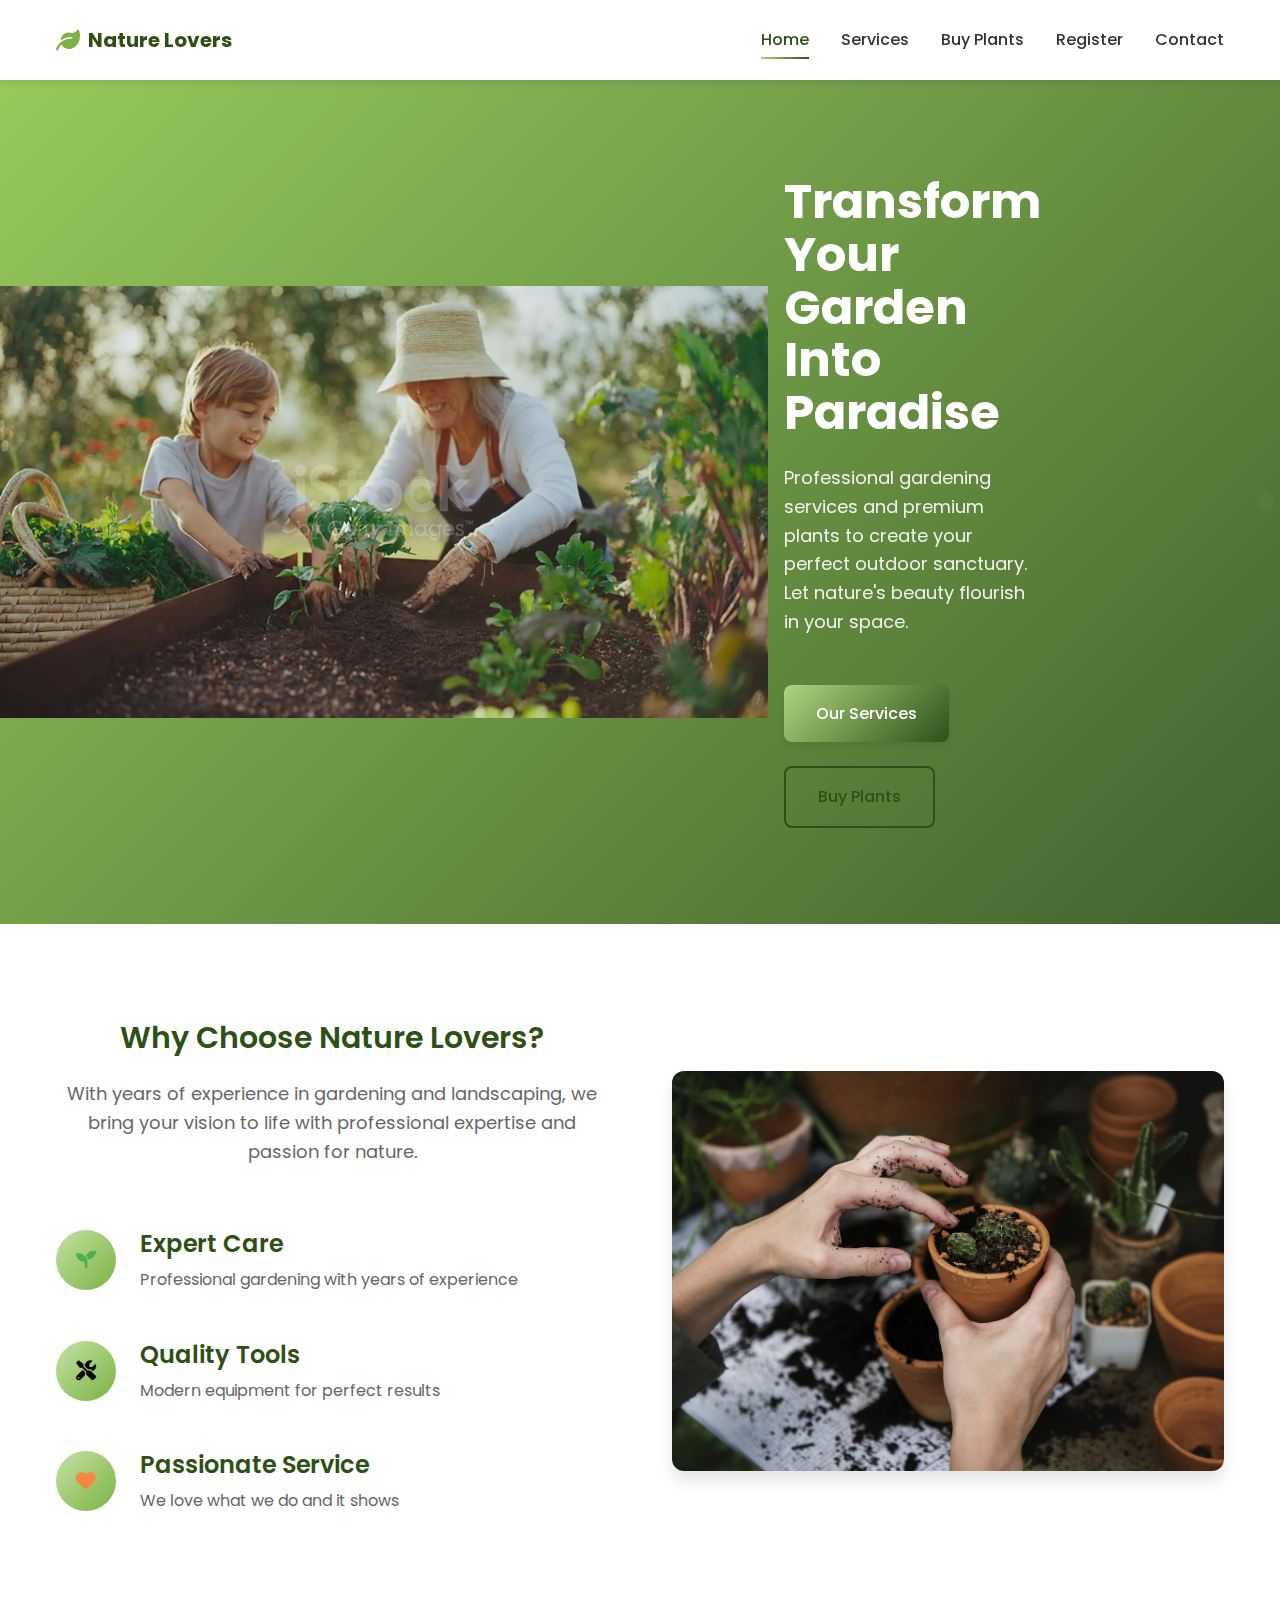
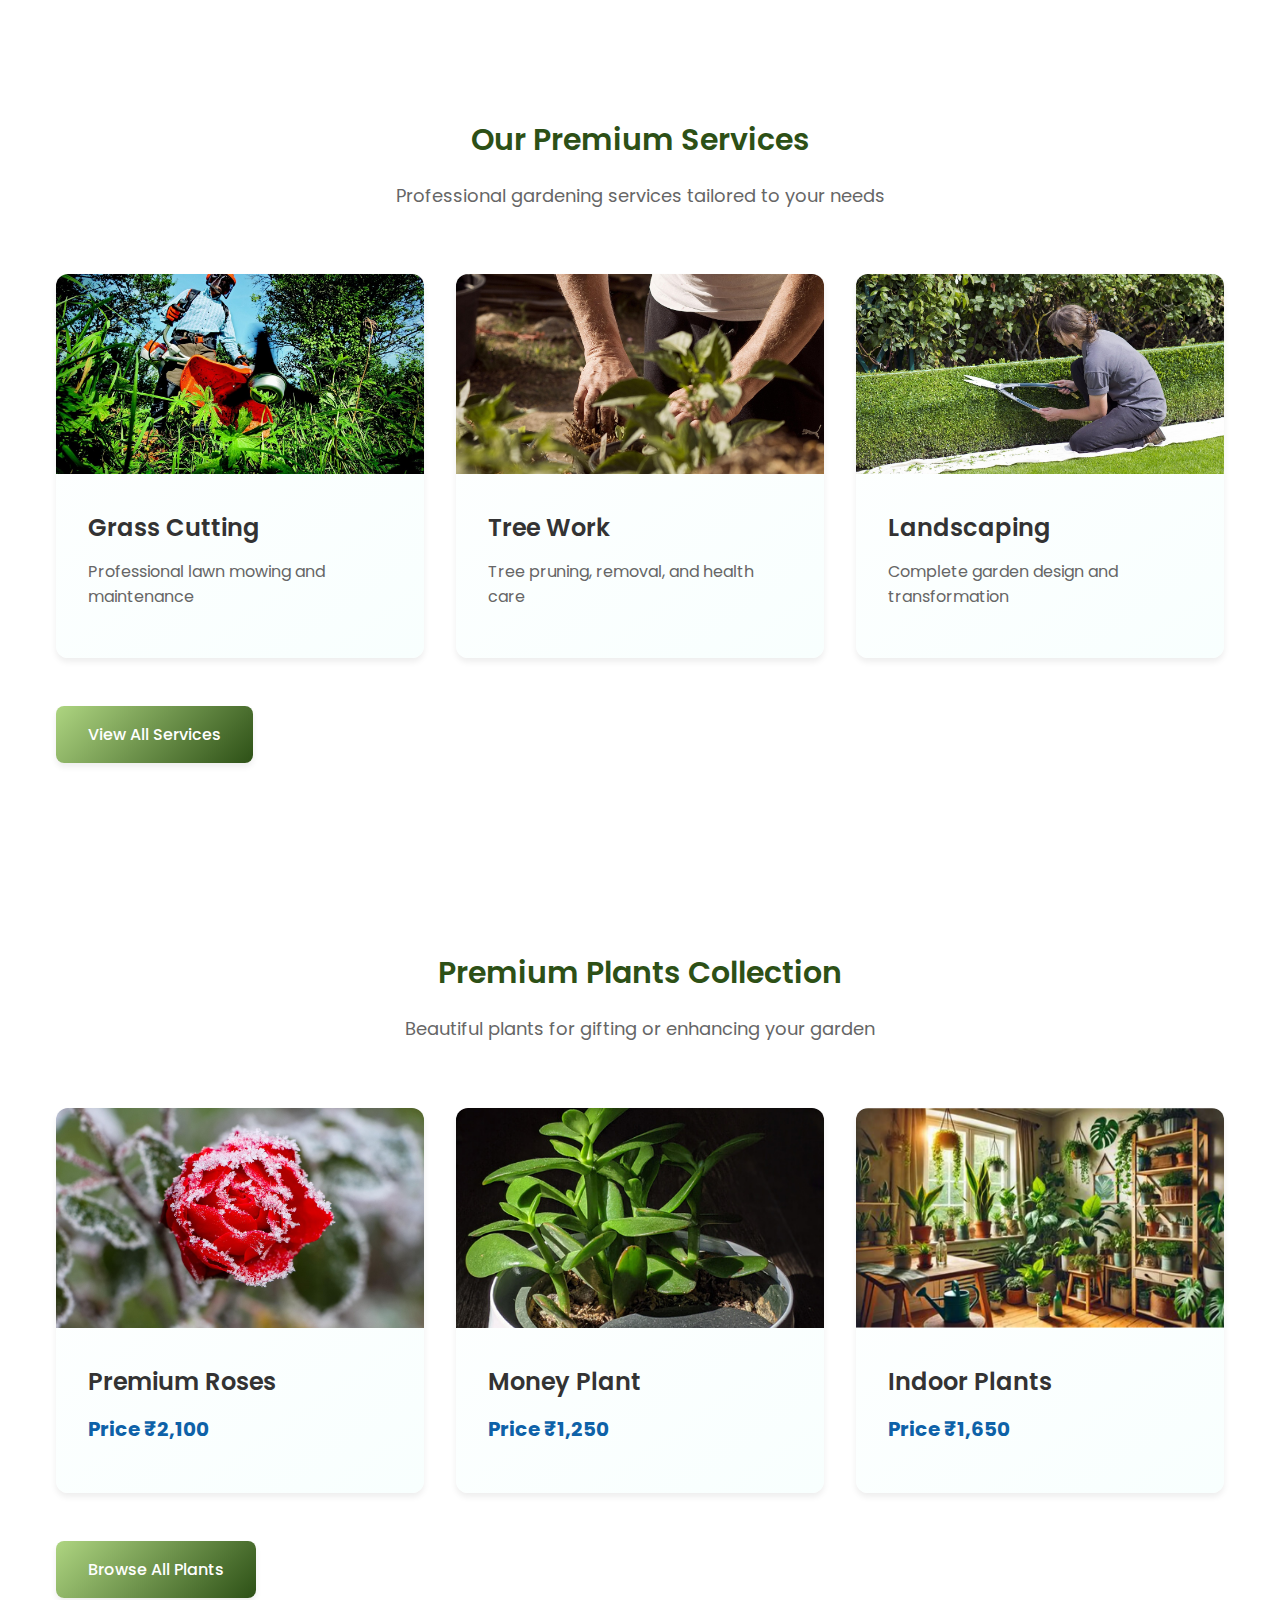
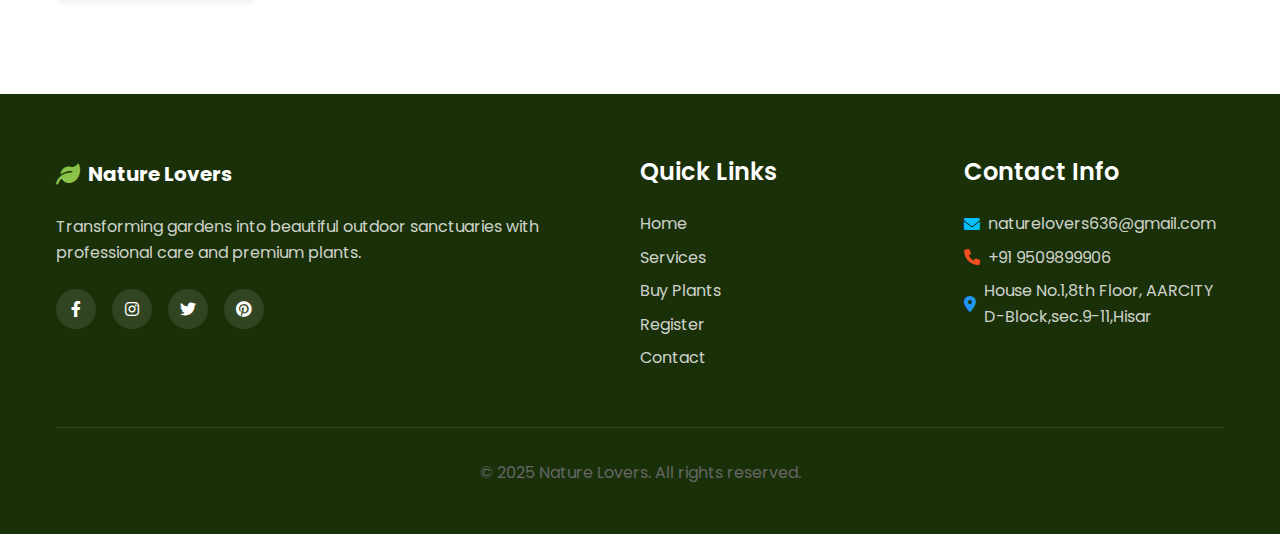
<file: index.html>
<!DOCTYPE html>
<html lang="en">
<head>
    <meta charset="UTF-8">
    <meta name="viewport" content="width=device-width, initial-scale=1.0">
    <title>Nature Lovers - Premium Gardening Services</title>
    <meta name="description" content="Professional gardening services and premium plants for your perfect garden. Landscaping, plant care, and garden design experts.">
    <link href="https://fonts.googleapis.com/css2?family=Poppins:wght@300;400;500;600;700&display=swap" rel="stylesheet">
    <link href="https://cdnjs.cloudflare.com/ajax/libs/font-awesome/6.0.0/css/all.min.css" rel="stylesheet">
    <link rel="stylesheet" href="css/styles.css">
</head>
<body>
    <!-- Header -->
    <header class="header" id="header">
        <nav class="nav container">
            <div class="nav__logo">
                <i class="fas fa-leaf"></i>
                <span>Nature Lovers</span>
            </div>
            <div class="nav__menu" id="nav-menu">
                <ul class="nav__list">
                    <li class="nav__item">
                        <a href="index.html" class="nav__link active">Home</a>
                    </li>
                    <li class="nav__item">
                        <a href="services.html" class="nav__link">Services</a>
                    </li>
                    <li class="nav__item">
                        <a href="plants.html" class="nav__link">Buy Plants</a>
                    </li>
                    <li class="nav__item">
                        <a href="register.html" class="nav__link">Register</a>
                    </li>
                    <li class="nav__item">
                        <a href="contact.html" class="nav__link">Contact</a>
                    </li>
                </ul>
            </div>
            <div class="nav__toggle" id="nav-toggle">
                <i class="fas fa-bars"></i>
            </div>
        </nav>
    </header>

    <!-- Main Content -->
    <main class="main">
        <!-- Hero Section -->
        <section class="hero section" id="home">
            <video autoplay loop muted playsinline class="hero__video">
        <source src="1.mp4" type="video/mp4">
    
    </video>
            <div class="hero__container container">
                <div class="hero__content">
                    <h1 class="hero__title">Transform Your Garden Into Paradise</h1>
                    <p class="hero__description">
                        Professional gardening services and premium plants to create your perfect outdoor sanctuary. 
                        Let nature's beauty flourish in your space.
                    </p>
                    <div class="hero__buttons">
                        <a href="services.html" class="btn btn--primary">Our Services</a>
                        <a href="plants.html" class="btn btn--secondary">Buy Plants</a>
                    </div>
                </div>
           
            </div>
        </section>

        <!-- About Section -->
        <section class="about section" id="about">
            <div class="about__container container">
                <div class="about__content">
                    <h2 class="section__title">Why Choose Nature Lovers?</h2>
                    <p class="section__description">
                        With years of experience in gardening and landscaping, we bring your vision to life with 
                        professional expertise and passion for nature.
                    </p>
                    <div class="about__features">
                        <div class="feature">
                            <div class="feature__icon">
                                <i class="fas fa-seedling" style="color: #4caf50;"></i>
                            </div>
                            <div class="feature__content">
                                <h3>Expert Care</h3>
                                <p>Professional gardening with years of experience</p>
                            </div>
                        </div>
                        <div class="feature">
                            <div class="feature__icon">
                                <i class="fas fa-tools" style="color: black;"></i>
                            </div>
                            <div class="feature__content">
                                <h3>Quality Tools</h3>
                                <p>Modern equipment for perfect results</p>
                            </div>
                        </div>
                        <div class="feature">
                            <div class="feature__icon">
                                <i class="fas fa-heart" style="color: #f78843;"></i>
                            </div>
                            <div class="feature__content">
                                <h3>Passionate Service</h3>
                                <p>We love what we do and it shows</p>
                            </div>
                        </div>
                    </div>
                </div>
                <div class="about__image">
                    <img src="ecology-2985781_1280.jpg" alt="Garden Maintenance" loading="lazy">
                </div>
            </div>
        </section>

        <!-- Services Preview -->
        <section class="services-preview section" id="services-preview">
            <div class="services-preview__container container">
                <h2 class="section__title">Our Premium Services</h2>
                <p class="section__description">Professional gardening services tailored to your needs</p>
                <div class="services-preview__grid">
                    <div class="service-card">
                        <div class="service-card__image">
                            <img src="garden-2179095_1280.jpg" alt="Grass Cutting" loading="lazy">
                        </div>
                        <div class="service-card__content">
                            <h3>Grass Cutting</h3>
                            <p>Professional lawn mowing and maintenance</p>
                        </div>
                    </div>
                    <div class="service-card">
                        <div class="service-card__image">
                            <img src="garden-5315602_1280.jpg" alt="Tree Work" loading="lazy">
                        </div>
                        <div class="service-card__content">
                            <h3>Tree Work</h3>
                            <p>Tree pruning, removal, and health care</p>
                        </div>
                    </div>
                    <div class="service-card">
                        <div class="service-card__image">
                            <img src="box-hedge-topiary-869073_1280.jpg" alt="Landscaping" loading="lazy">
                        </div>
                        <div class="service-card__content">
                            <h3>Landscaping</h3>
                            <p>Complete garden design and transformation</p>
                        </div>
                    </div>
                </div>
                <div class="services-preview__button">
                    <a href="services.html" class="btn btn--primary">View All Services</a>
                </div>
            </div>
        </section>

        <!-- Plants Preview -->
        <section class="plants-preview section" id="plants-preview">
            <div class="plants-preview__container container">
                <h2 class="section__title">Premium Plants Collection</h2>
                <p class="section__description">Beautiful plants for gifting or enhancing your garden</p>
                <div class="plants-preview__grid">
                    <div class="plant-card">
                        <div class="plant-card__image">
                            <img src="rose-7601741_1280.jpg" alt="Beautiful Rose" loading="lazy">
                        </div>
                        <div class="plant-card__content">
                            <h3>Premium Roses</h3>
                            <p class="plant-card__price" style="color: #0e62a8;">Price ₹2,100</p>
                        </div>
                    </div>
                    <div class="plant-card">
                        <div class="plant-card__image">
                            <img src="How-to-propagate-jade-plant-Greenplantpro.jpg" alt="Money Plant" loading="lazy">
                        </div>
                        <div class="plant-card__content">
                            <h3>Money Plant</h3>
                            <p class="plant-card__price" style="color: #0e62a8;">Price ₹1,250</p>
                        </div>
                    </div>
                    <div class="plant-card">
                        <div class="plant-card__image">
                            <img src="OIP.webp" alt="Indoor Plants" loading="lazy">
                        </div>
                        <div class="plant-card__content">
                            <h3>Indoor Plants</h3>
                            <p class="plant-card__price" style="color: #0e62a8;">Price ₹1,650</p>
                        </div>
                    </div>
                </div>
                <div class="plants-preview__button">
                    <a href="plants.html" class="btn btn--primary">Browse All Plants</a>
                </div>
            </div>
        </section>
    </main>

    <!-- Footer -->
    <footer class="footer">
        <div class="footer__container container">
            <div class="footer__content">
                <div class="footer__section">
                    <div class="footer__logo">
                        <i class="fas fa-leaf"></i>
                        <span>Nature Lovers</span>
                    </div>
                    <p class="footer__description">
                        Transforming gardens into beautiful outdoor sanctuaries with professional care and premium plants.
                    </p>
                    <div class="footer__social">
                        <a href="#" class="footer__social-link" aria-label="Facebook">
                            <i class="fab fa-facebook-f"></i>
                        </a>
                        <a href="#" class="footer__social-link" aria-label="Instagram">
                            <i class="fab fa-instagram"></i>
                        </a>
                        <a href="#" class="footer__social-link" aria-label="Twitter">
                            <i class="fab fa-twitter"></i>
                        </a>
                        <a href="#" class="footer__social-link" aria-label="Pinterest">
                            <i class="fab fa-pinterest"></i>
                        </a>
                    </div>
                </div>
                <div class="footer__section">
                    <h3 class="footer__title">Quick Links</h3>
                    <ul class="footer__links">
                        <li><a href="index.html">Home</a></li>
                        <li><a href="services.html">Services</a></li>
                        <li><a href="plants.html">Buy Plants</a></li>
                        <li><a href="register.html">Register</a></li>
                        <li><a href="contact.html">Contact</a></li>
                    </ul>
                </div>
                <div class="footer__section">
                    <h3 class="footer__title">Contact Info</h3>
                    <div class="footer__contact">
                        <p><i class="fas fa-envelope" style="color: deepskyblue;"></i> naturelovers636@gmail.com</p>
                        <p><i class="fas fa-phone" style="color: #f34f21;"></i> +91 9509899906</p>
                        <p><i class="fas fa-map-marker-alt" style="color: #2196f3;"></i> House No.1,8th Floor, AARCITY D-Block,sec.9-11,Hisar</p>
                    </div>
                </div>
            </div>
            <div class="footer__bottom">
                <p>&copy; 2025 Nature Lovers. All rights reserved.</p>
            </div>
        </div>
    </footer>

    <!-- Back to Top Button -->
    <button class="back-to-top" id="back-to-top" aria-label="Back to top">
        <i class="fas fa-chevron-up"></i>
    </button>

    <!-- Scripts -->
    <script src="js/script.js"></script>
</body>
</html>
</file>
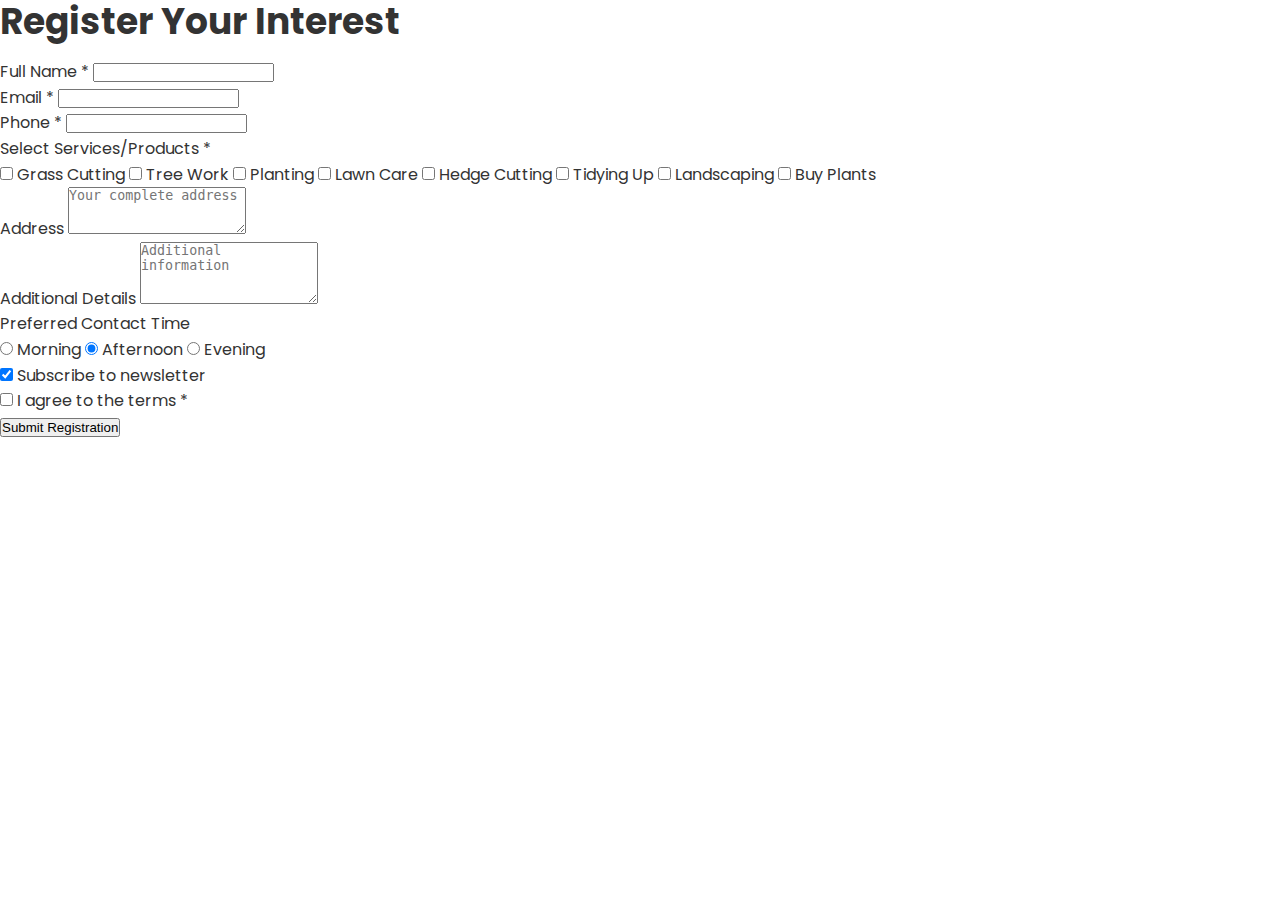
<file: nh.html>
<!DOCTYPE html>
<html lang="en">
<head>
<meta charset="UTF-8">
<meta name="viewport" content="width=device-width, initial-scale=1.0">
<title>Register - Nature Lovers</title>
<link rel="stylesheet" href="css/styles.css">
<link href="https://cdnjs.cloudflare.com/ajax/libs/font-awesome/6.0.0/css/all.min.css" rel="stylesheet">
</head>
<body>

<h1>Register Your Interest</h1>

<form id="registerForm">
  <div>
    <label>Full Name *</label>
    <input type="text" name="fullName" required autocomplete="name">
  </div>

  <div>
    <label>Email *</label>
    <input type="email" name="email" required autocomplete="email">
  </div>

  <div>
    <label>Phone *</label>
    <input type="tel" name="phone" required autocomplete="tel">
  </div>

  <div>
    <label>Select Services/Products *</label>
    <div>
      <label><input type="checkbox" name="services" value="Grass Cutting"> Grass Cutting</label>
      <label><input type="checkbox" name="services" value="Tree Work"> Tree Work</label>
      <label><input type="checkbox" name="services" value="Planting"> Planting</label>
      <label><input type="checkbox" name="services" value="Lawn Care"> Lawn Care</label>
      <label><input type="checkbox" name="services" value="Hedge Cutting"> Hedge Cutting</label>
      <label><input type="checkbox" name="services" value="Tidying Up"> Tidying Up</label>
      <label><input type="checkbox" name="services" value="Landscaping"> Landscaping</label>
      <label><input type="checkbox" name="services" value="Buy Plants" id="buyPlants"> Buy Plants</label>
    </div>
  </div>

  <div id="plantPreferencesGroup" style="display: none;">
    <label>Plant Preferences</label>
    <div>
      <label><input type="checkbox" name="plantTypes" value="Roses"> Premium Roses</label>
      <label><input type="checkbox" name="plantTypes" value="Money Plant"> Money Plant</label>
      <label><input type="checkbox" name="plantTypes" value="Indoor Plants"> Indoor Plants</label>
      <label><input type="checkbox" name="plantTypes" value="Flowering Plants"> Flowering Plants</label>
      <label><input type="checkbox" name="plantTypes" value="Succulents"> Succulents</label>
      <label><input type="checkbox" name="plantTypes" value="Herbs"> Herbs</label>
    </div>
  </div>

  <div>
    <label>Address</label>
    <textarea name="address" rows="3" placeholder="Your complete address"></textarea>
  </div>

  <div>
    <label>Additional Details</label>
    <textarea name="message" rows="4" placeholder="Additional information"></textarea>
  </div>

  <div>
    <label>Preferred Contact Time</label>
    <div>
      <label><input type="radio" name="contactTime" value="Morning (9 AM - 12 PM)"> Morning</label>
      <label><input type="radio" name="contactTime" value="Afternoon (12 PM - 5 PM)" checked> Afternoon</label>
      <label><input type="radio" name="contactTime" value="Evening (5 PM - 8 PM)"> Evening</label>
    </div>
  </div>

  <div>
    <label><input type="checkbox" name="newsletter" checked> Subscribe to newsletter</label>
  </div>

  <div>
    <label><input type="checkbox" name="terms" required> I agree to the terms *</label>
  </div>

  <button type="button" id="submitBtn">Submit Registration</button>
</form>

<script>
const form = document.getElementById("registerForm");
const btn = document.getElementById("submitBtn");

// Show/hide plant preferences if "Buy Plants" is selected
const buyPlantsCheckbox = document.getElementById("buyPlants");
const plantGroup = document.getElementById("plantPreferencesGroup");
buyPlantsCheckbox.addEventListener("change", () => {
  plantGroup.style.display = buyPlantsCheckbox.checked ? "block" : "none";
});

btn.addEventListener("click", () => {
  const name = form.fullName.value;
  const email = form.email.value;
  const phone = form.phone.value;

  const services = Array.from(form.querySelectorAll('input[name="services"]:checked'))
                        .map(cb => cb.value)
                        .join(", ") || "None";

  const plantTypes = Array.from(form.querySelectorAll('input[name="plantTypes"]:checked'))
                          .map(cb => cb.value)
                          .join(", ") || "None";

  const address = form.address.value || "Not provided";
  const message = form.message.value || "No message";
  const contactTime = form.querySelector('input[name="contactTime"]:checked')?.value || "No preference";
  const newsletter = form.newsletter.checked ? "Yes" : "No";

  const bodyText = `=== CUSTOMER INFORMATION ===
Name: ${name}
Email: ${email}
Phone: ${phone}

=== SELECTED SERVICES ===
${services}

=== PLANT PREFERENCES ===
${plantTypes}

=== ADDRESS ===
${address}

=== ADDITIONAL DETAILS ===
${message}

=== PREFERENCES ===
Contact Time: ${contactTime}
Newsletter: ${newsletter}

=== SUBMISSION INFO ===
Date: ${new Date().toLocaleString()}
Source: Nature Lovers Website`;

  const subject = encodeURIComponent("Nature Lovers Registration");
  const body = encodeURIComponent(bodyText);

  // Temporary mailto link clicked on user gesture
  const mailLink = document.createElement("a");
  mailLink.href = `mailto:heerasaw14@gmail.com?subject=${subject}&body=${body}`;
  mailLink.click();
});
</script>

</body>
</html>
</file>
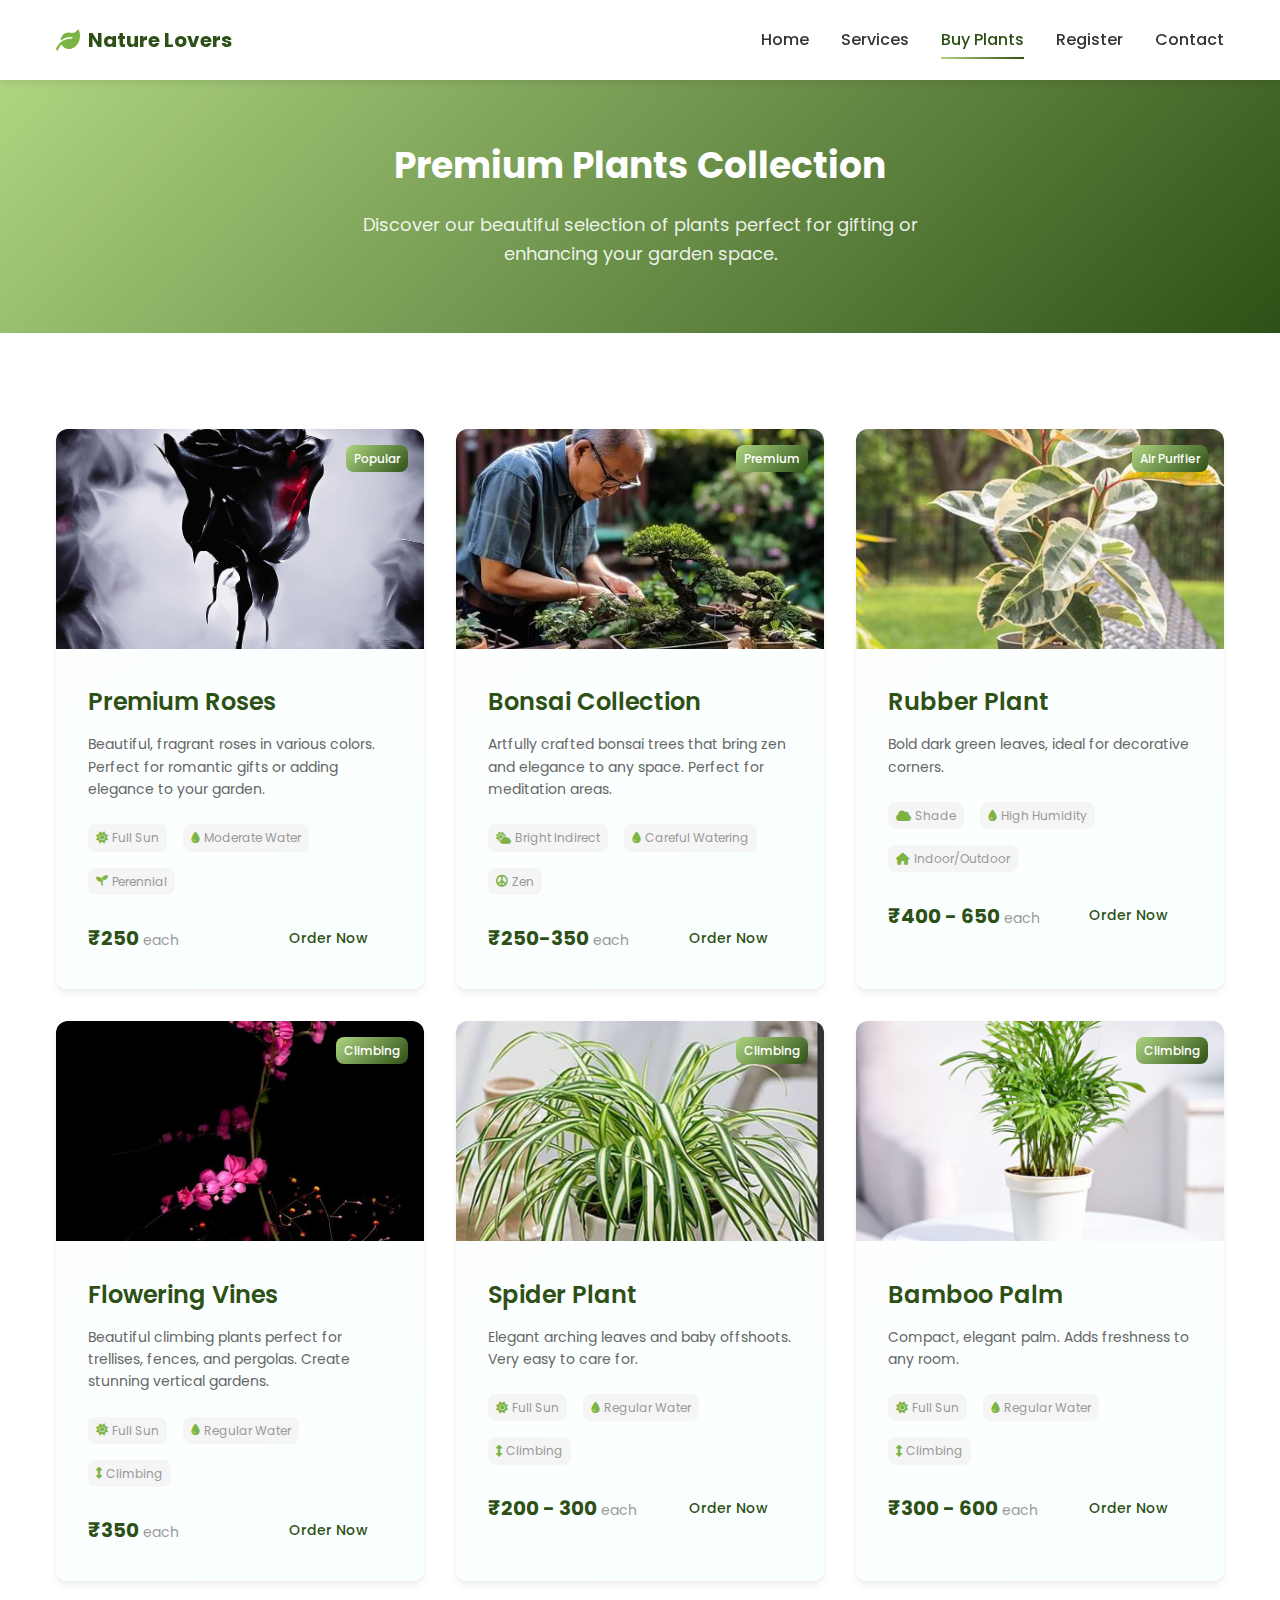
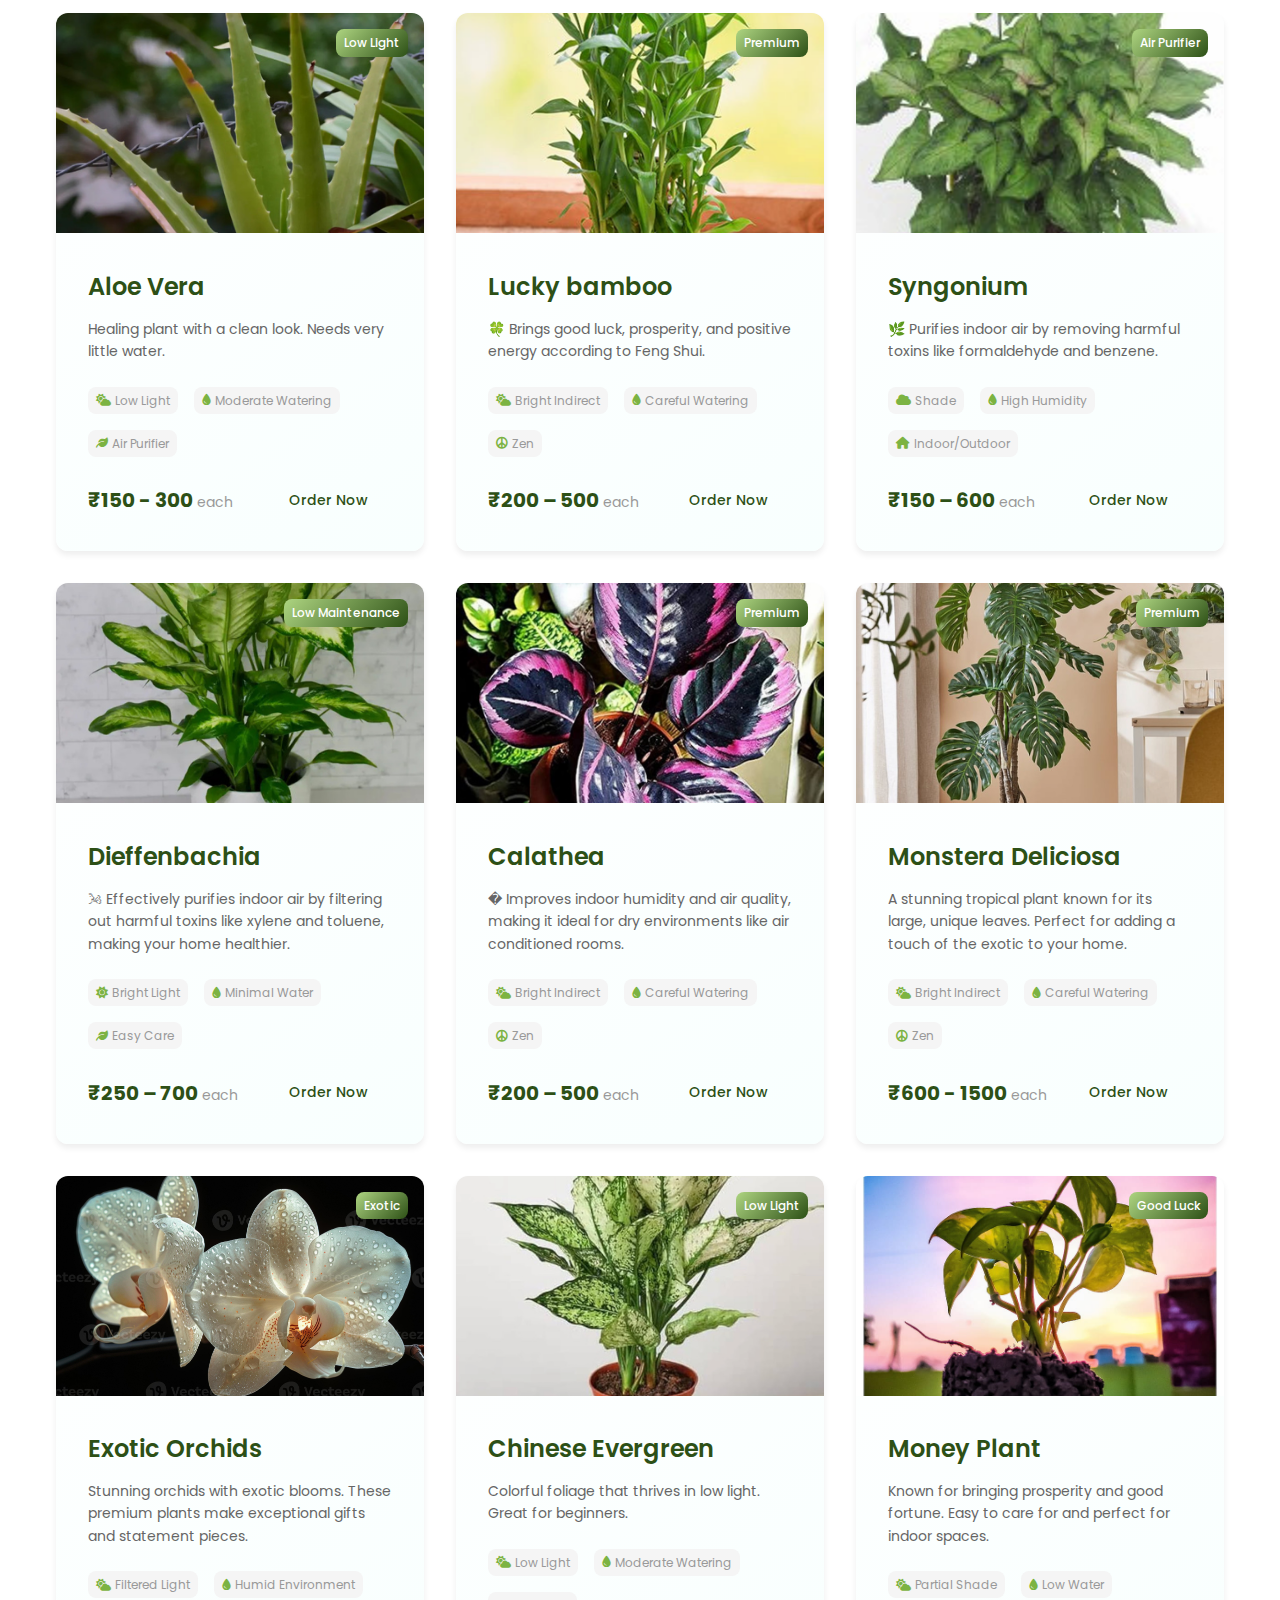
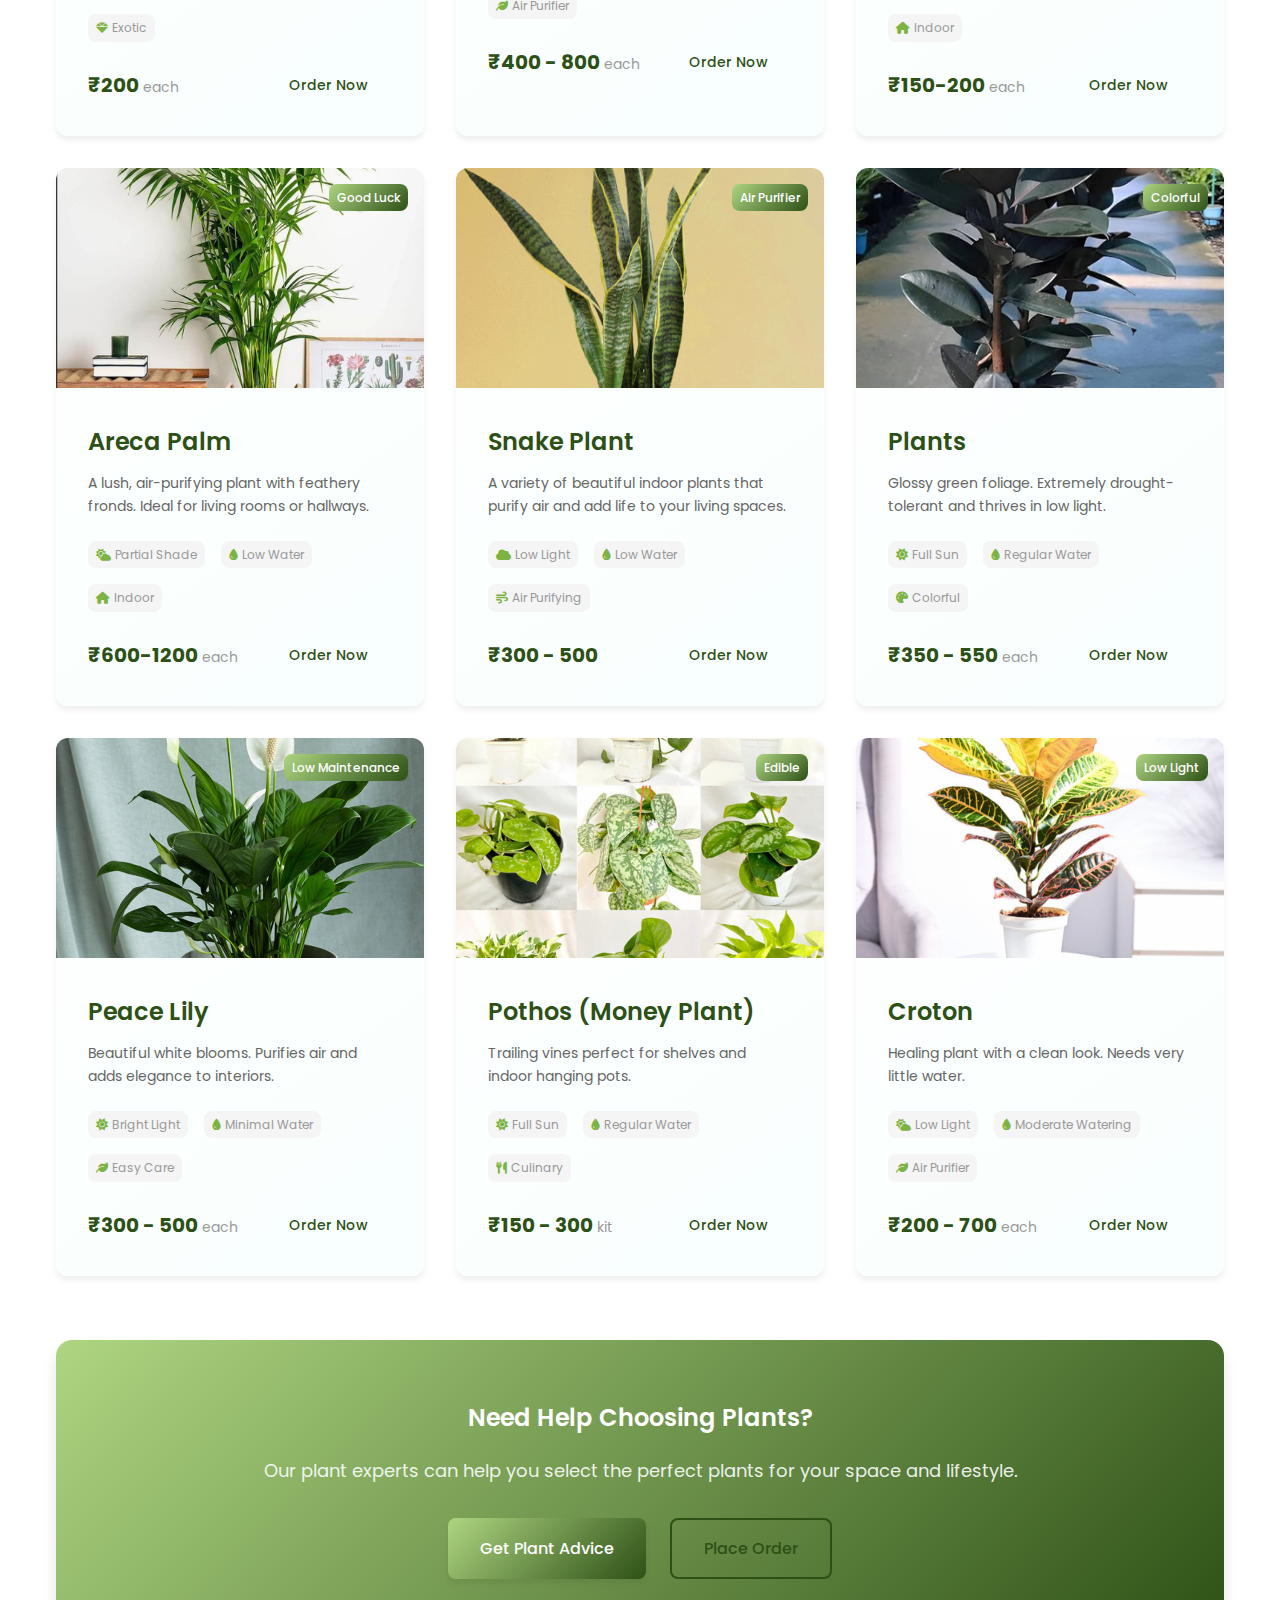
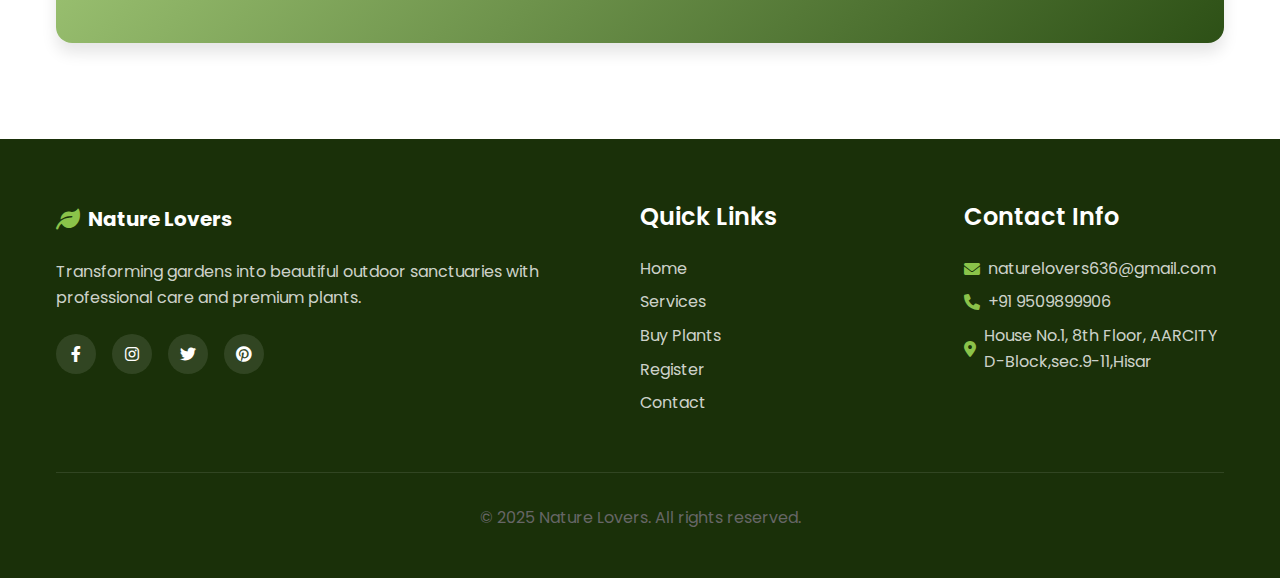
<file: plants.html>
<!DOCTYPE html>
<html lang="en">
<head>
    <meta charset="UTF-8">
    <meta name="viewport" content="width=device-width, initial-scale=1.0">
    <title>Buy Plants - Nature Lovers</title>
    <meta name="description" content="Premium plants for sale including roses, money plants, indoor plants, and more. Perfect for gifting or enhancing your garden.">
    <link href="https://fonts.googleapis.com/css2?family=Poppins:wght@300;400;500;600;700&display=swap" rel="stylesheet">
    <link href="https://cdnjs.cloudflare.com/ajax/libs/font-awesome/6.0.0/css/all.min.css" rel="stylesheet">
    <link rel="stylesheet" href="css/styles.css">
</head>
<body>
    <!-- Header -->
    <header class="header" id="header">
        <nav class="nav container">
            <div class="nav__logo">
                <i class="fas fa-leaf"></i>
                <span>Nature Lovers</span>
            </div>
            <div class="nav__menu" id="nav-menu">
                <ul class="nav__list">
                    <li class="nav__item">
                        <a href="index.html" class="nav__link">Home</a>
                    </li>
                    <li class="nav__item">
                        <a href="services.html" class="nav__link">Services</a>
                    </li>
                    <li class="nav__item">
                        <a href="plants.html" class="nav__link active">Buy Plants</a>
                    </li>
                    <li class="nav__item">
                        <a href="register.html" class="nav__link">Register</a>
                    </li>
                    <li class="nav__item">
                        <a href="contact.html" class="nav__link">Contact</a>
                    </li>
                </ul>
            </div>
            <div class="nav__toggle" id="nav-toggle">
                <i class="fas fa-bars"></i>
            </div>
        </nav>
    </header>

    <!-- Main Content -->
    <main class="main">
        <!-- Plants Hero -->
       <section class="page-hero section">
    <div class="page-hero__container container">
        <h1 class="page-hero__title">Premium Plants Collection</h1>
        <p class="page-hero__description">
            Discover our beautiful selection of plants perfect for gifting or enhancing your garden space.
        </p>
    </div>
</section>


        <!-- Plants Grid -->
        <section class="plants section" id="plants">
            <div class="plants__container container">
                <div class="plants__grid">
                    <!-- Rose Plants -->
                    <div class="plant-card plant-card--detailed">
                        <div class="plant-card__image">
                            <img src="HD-wallpaper-black-rose-roses-are-red-no-bloody-rose.jpg" alt="Premium Rose Plants" loading="lazy">
                            <div class="plant-card__badge">Popular</div>
                        </div>
                        <div class="plant-card__content">
                            <h3 class="plant-card__title">Premium Roses</h3>
                            <p class="plant-card__description">
                                Beautiful, fragrant roses in various colors. Perfect for romantic gifts or adding elegance to your garden.
                            </p>
                            <div class="plant-card__features">
                                <span><i class="fas fa-sun"></i> Full Sun</span>
                                <span><i class="fas fa-tint"></i> Moderate Water</span>
                                <span><i class="fas fa-seedling"></i> Perennial</span>
                            </div>
                            <div class="plant-card__footer">
                                <div class="plant-card__pricing">
                                    <span class="plant-card__price">₹250</span>
                                    <span class="plant-card__price-label">each</span>
                                </div>
                                <a href="register.html" class="btn btn--small">Order Now</a>
                            </div>
                        </div>
                    </div>

                     <!-- Bonsai -->
                    <div class="plant-card plant-card--detailed">
                        <div class="plant-card__image">
                            <img src="OIP (2).webp" alt="Bonsai Plants" loading="lazy">
                            <div class="plant-card__badge">Premium</div>
                        </div>
                        <div class="plant-card__content">
                            <h3 class="plant-card__title">Bonsai Collection</h3>
                            <p class="plant-card__description">
                                Artfully crafted bonsai trees that bring zen and elegance to any space. Perfect for meditation areas.
                            </p>
                            <div class="plant-card__features">
                                <span><i class="fas fa-cloud-sun"></i> Bright Indirect</span>
                                <span><i class="fas fa-tint"></i> Careful Watering</span>
                                <span><i class="fas fa-peace"></i> Zen</span>
                            </div>
                            <div class="plant-card__footer">
                                <div class="plant-card__pricing">
                                    <span class="plant-card__price">₹250-350</span>
                                    <span class="plant-card__price-label">each</span>
                                </div>
                                <a href="register.html" class="btn btn--small">Order Now</a>
                            </div>
                        </div>
                    </div>
                     <!-- Rubber Plant-->
                    <div class="plant-card plant-card--detailed">
                        <div class="plant-card__image">
                            <img src="image/Screenshot 2025-08-28 070521.png" alt="Rubber Plant" loading="lazy">
                            <div class="plant-card__badge">Air Purifier</div>
                        </div>
                        <div class="plant-card__content">
                            <h3 class="plant-card__title">Rubber Plant</h3>
                            <p class="plant-card__description">
                                 Bold dark green leaves, ideal for decorative corners.
                            </p>
                            <div class="plant-card__features">
                                <span><i class="fas fa-cloud"></i> Shade</span>
                                <span><i class="fas fa-tint"></i> High Humidity</span>
                                <span><i class="fas fa-home"></i> Indoor/Outdoor</span>
                            </div>
                            <div class="plant-card__footer">
                                <div class="plant-card__pricing">
                                    <span class="plant-card__price">₹400 - 650</span>
                                    <span class="plant-card__price-label">each</span>
                                </div>
                                <a href="register.html" class="btn btn--small">Order Now</a>
                            </div>
                        </div>
                    </div>

                      <!-- Flowering Vines -->
                    <div class="plant-card plant-card--detailed">
                        <div class="plant-card__image">
                            <img src="48d989f4df3fbf48767fac663ecbe41c.jpg" alt="Flowering Vine Plants" loading="lazy">
                            <div class="plant-card__badge">Climbing</div>
                        </div>
                        <div class="plant-card__content">
                            <h3 class="plant-card__title">Flowering Vines</h3>
                            <p class="plant-card__description">
                                Beautiful climbing plants perfect for trellises, fences, and pergolas. Create stunning vertical gardens.
                            </p>
                            <div class="plant-card__features">
                                <span><i class="fas fa-sun"></i> Full Sun</span>
                                <span><i class="fas fa-tint"></i> Regular Water</span>
                                <span><i class="fas fa-arrows-alt-v"></i> Climbing</span>
                            </div>
                            <div class="plant-card__footer">
                                <div class="plant-card__pricing">
                                    <span class="plant-card__price">₹350</span>
                                    <span class="plant-card__price-label">each</span>
                                </div>
                                <a href="register.html" class="btn btn--small">Order Now</a>
                            </div>
                        </div>
                    </div>

                      <!-- Spider Plant -->
                    <div class="plant-card plant-card--detailed">
                        <div class="plant-card__image">
                            <img src="image/Screenshot 2025-08-28 060502.png" alt="Flowering Vine Plants" loading="lazy">
                            <div class="plant-card__badge">Climbing</div>
                        </div>
                        <div class="plant-card__content">
                            <h3 class="plant-card__title">Spider Plant</h3>
                            <p class="plant-card__description">
                                Elegant arching leaves and baby offshoots. Very
 easy to care for.
                            </p>
                            <div class="plant-card__features">
                                <span><i class="fas fa-sun"></i> Full Sun</span>
                                <span><i class="fas fa-tint"></i> Regular Water</span>
                                <span><i class="fas fa-arrows-alt-v"></i> Climbing</span>
                            </div>
                            <div class="plant-card__footer">
                                <div class="plant-card__pricing">
                                    <span class="plant-card__price">₹200 - 300</span>
                                    <span class="plant-card__price-label">each</span>
                                </div>
                                <a href="register.html" class="btn btn--small">Order Now</a>
                            </div>
                        </div>
                    </div>

                     <!-- Bamboo Palm -->
                    <div class="plant-card plant-card--detailed">
                        <div class="plant-card__image">
                            <img src="image/Screenshot 2025-08-28 060543.png" alt="Flowering Vine Plants" loading="lazy">
                            <div class="plant-card__badge">Climbing</div>
                        </div>
                        <div class="plant-card__content">
                            <h3 class="plant-card__title">Bamboo Palm</h3>
                            <p class="plant-card__description">
                              Compact, elegant palm. Adds freshness to any room.
                            </p>
                            <div class="plant-card__features">
                                <span><i class="fas fa-sun"></i> Full Sun</span>
                                <span><i class="fas fa-tint"></i> Regular Water</span>
                                <span><i class="fas fa-arrows-alt-v"></i> Climbing</span>
                            </div>
                            <div class="plant-card__footer">
                                <div class="plant-card__pricing">
                                    <span class="plant-card__price">₹300 - 600</span>
                                    <span class="plant-card__price-label">each</span>
                                </div>
                                <a href="register.html" class="btn btn--small">Order Now</a>
                            </div>
                        </div>
                    </div>

                    <!-- Aloe Vera-->
                <div class="plant-card plant-card--detailed">
                    <div class="plant-card__image">
                        <img src="image/Screenshot 2025-08-28 060528.png" alt="Chinese Evergreen" loading="lazy">
                        <div class="plant-card__badge">Low Light</div>
                    </div>
                    <div class="plant-card__content">
                        <h3 class="plant-card__title">Aloe Vera</h3>
                        <p class="plant-card__description">
                              Healing plant with a clean look. Needs very little water.
                        </p>
                        <div class="plant-card__features">
                            <span><i class="fas fa-cloud-sun"></i> Low Light</span>
                            <span><i class="fas fa-tint"></i> Moderate Watering</span>
                            <span><i class="fas fa-leaf"></i> Air Purifier</span>
                        </div>
                        <div class="plant-card__footer">
                            <div class="plant-card__pricing">
                                <span class="plant-card__price">₹150 - 300</span>
                                <span class="plant-card__price-label">each</span>
                            </div>
                            <a href="register.html" class="btn btn--small">Order Now</a>
                        </div>
                       
                        </div>
                    </div>

                      <!-- Lucky bamboo-->
                    <div class="plant-card plant-card--detailed">
                        <div class="plant-card__image">
                            <img src="image/Screenshot 2025-08-28 060630.png" alt="Bonsai Plants" loading="lazy">
                            <div class="plant-card__badge">Premium</div>
                        </div>
                        <div class="plant-card__content">
                            <h3 class="plant-card__title">Lucky bamboo</h3>
                            <p class="plant-card__description">
                                 🍀
 Brings good luck, prosperity, and positive
 energy according to Feng Shui.
                            </p>
                            <div class="plant-card__features">
                                <span><i class="fas fa-cloud-sun"></i> Bright Indirect</span>
                                <span><i class="fas fa-tint"></i> Careful Watering</span>
                                <span><i class="fas fa-peace"></i> Zen</span>
                            </div>
                            <div class="plant-card__footer">
                                <div class="plant-card__pricing">
                                    <span class="plant-card__price">₹200 – 500 </span>
                                    <span class="plant-card__price-label">each</span>
                                </div>
                                <a href="register.html" class="btn btn--small">Order Now</a>
                            </div>
                        </div>
                    </div>

                     <!--Syngonium -->
                    <div class="plant-card plant-card--detailed">
                        <div class="plant-card__image">
                            <img src="image/Screenshot 2025-08-28 060555.png" alt="Rubber Plant" loading="lazy">
                            <div class="plant-card__badge">Air Purifier</div>
                        </div>
                        <div class="plant-card__content">
                            <h3 class="plant-card__title">Syngonium</h3>
                            <p class="plant-card__description">
                                🌿
 Purifies indoor air by
 removing harmful toxins like
 formaldehyde and benzene.
                            </p>
                            <div class="plant-card__features">
                                <span><i class="fas fa-cloud"></i> Shade</span>
                                <span><i class="fas fa-tint"></i> High Humidity</span>
                                <span><i class="fas fa-home"></i> Indoor/Outdoor</span>
                            </div>
                            <div class="plant-card__footer">
                                <div class="plant-card__pricing">
                                    <span class="plant-card__price">₹150 – 600</span>
                                    <span class="plant-card__price-label">each</span>
                                </div>
                                <a href="register.html" class="btn btn--small">Order Now</a>
                            </div>
                        </div>
                    </div>

                     <!--Dieffenbachia ( dumb cane )-->
                    <div class="plant-card plant-card--detailed">
                        <div class="plant-card__image">
                            <img src="image/Screenshot 2025-08-28 060619.png" alt="Succulent Plants" loading="lazy">
                            <div class="plant-card__badge">Low Maintenance</div>
                        </div>
                        <div class="plant-card__content">
                            <h3 class="plant-card__title">Dieffenbachia</h3>
                            <p class="plant-card__description">
                                🌬
 Effectively purifies indoor air by filtering out harmful
 toxins like xylene and toluene, making your home
 healthier.
                            </p>
                            <div class="plant-card__features">
                                <span><i class="fas fa-sun"></i> Bright Light</span>
                                <span><i class="fas fa-tint"></i> Minimal Water</span>
                                <span><i class="fas fa-leaf"></i> Easy Care</span>
                            </div>
                            <div class="plant-card__footer">
                                <div class="plant-card__pricing">
                                    <span class="plant-card__price">₹250 – 700 </span>
                                    <span class="plant-card__price-label">each</span>
                                </div>
                                <a href="register.html" class="btn btn--small">Order Now</a>
                            </div>
                        </div>
                    </div>

                     <!-- Calathea-->
                    <div class="plant-card plant-card--detailed">
                        <div class="plant-card__image">
                            <img src="image/Screenshot 2025-08-28 060644.png" alt="Bonsai Plants" loading="lazy">
                            <div class="plant-card__badge">Premium</div>
                        </div>
                        <div class="plant-card__content">
                            <h3 class="plant-card__title">Calathea</h3>
                            <p class="plant-card__description">
                                 �
 Improves indoor humidity and air quality,
 making it ideal for dry environments like air
conditioned rooms.
                            </p>
                            <div class="plant-card__features">
                                <span><i class="fas fa-cloud-sun"></i> Bright Indirect</span>
                                <span><i class="fas fa-tint"></i> Careful Watering</span>
                                <span><i class="fas fa-peace"></i> Zen</span>
                            </div>
                            <div class="plant-card__footer">
                                <div class="plant-card__pricing">
                                    <span class="plant-card__price">₹200 – 500 </span>
                                    <span class="plant-card__price-label">each</span>
                                </div>
                                <a href="register.html" class="btn btn--small">Order Now</a>
                            </div>
                        </div>
                    </div>
                

                  
                      <!--Monstera Deliciosa-->
                    <div class="plant-card plant-card--detailed">
                        <div class="plant-card__image">
                            <img src="image/Screenshot 2025-08-28 060518.png" alt="Bonsai Plants" loading="lazy">
                            <div class="plant-card__badge">Premium</div>
                        </div>
                        <div class="plant-card__content">
                            <h3 class="plant-card__title">Monstera Deliciosa</h3>
                            <p class="plant-card__description">
                                A stunning tropical plant known for its large, unique leaves. Perfect for adding a touch of the exotic to your home.
                            </p>
                            <div class="plant-card__features">
                                <span><i class="fas fa-cloud-sun"></i> Bright Indirect</span>
                                <span><i class="fas fa-tint"></i> Careful Watering</span>
                                <span><i class="fas fa-peace"></i> Zen</span>
                            </div>
                            <div class="plant-card__footer">
                                <div class="plant-card__pricing">
                                    <span class="plant-card__price">₹600 - 1500</span>
                                    <span class="plant-card__price-label">each</span>
                                </div>
                                <a href="register.html" class="btn btn--small">Order Now</a>
                            </div>
                        </div>
                    </div>


                      <!-- Orchids -->
                    <div class="plant-card plant-card--detailed">
                        <div class="plant-card__image">
                            <img src="white-orchid-with-water-droplets-on-black-background-photo.jpeg" alt="Orchid Plants" loading="lazy">
                            <div class="plant-card__badge">Exotic</div>
                        </div>
                        <div class="plant-card__content">
                            <h3 class="plant-card__title">Exotic Orchids</h3>
                            <p class="plant-card__description">
                                Stunning orchids with exotic blooms. These premium plants make exceptional gifts and statement pieces.
                            </p>
                            <div class="plant-card__features">
                                <span><i class="fas fa-cloud-sun"></i> Filtered Light</span>
                                <span><i class="fas fa-tint"></i> Humid Environment</span>
                                <span><i class="fas fa-gem"></i> Exotic</span>
                            </div>
                            <div class="plant-card__footer">
                                <div class="plant-card__pricing">
                                    <span class="plant-card__price">₹200</span>
                                    <span class="plant-card__price-label">each</span>
                                </div>
                                <a href="register.html" class="btn btn--small">Order Now</a>
                            </div>
                        </div>
                    </div>
              

                  <!-- Chinese Evergreen (Aglaonema)-->
                <div class="plant-card plant-card--detailed">
                    <div class="plant-card__image">
                        <img src="image/Screenshot 2025-08-28 060509.png" alt="Chinese Evergreen" loading="lazy">
                        <div class="plant-card__badge">Low Light</div>
                    </div>
                    <div class="plant-card__content">
                        <h3 class="plant-card__title">Chinese Evergreen</h3>
                        <p class="plant-card__description">
                             Colorful foliage that thrives in low light. Great for beginners.
                        </p>
                        <div class="plant-card__features">
                            <span><i class="fas fa-cloud-sun"></i> Low Light</span>
                            <span><i class="fas fa-tint"></i> Moderate Watering</span>
                            <span><i class="fas fa-leaf"></i> Air Purifier</span>
                        </div>
                        <div class="plant-card__footer">
                            <div class="plant-card__pricing">
                                <span class="plant-card__price">₹400 - 800</span>
                                <span class="plant-card__price-label">each</span>
                            </div>
                            <a href="register.html" class="btn btn--small">Order Now</a>
                        </div>
                       
                        </div>
                    </div>
               



                    <!-- Money Plant -->
                    <div class="plant-card plant-card--detailed">
                        <div class="plant-card__image">
                            <img src="HD-wallpaper-plant-apple-cactus-favour-lord-siva-money-plant-nature-princess-sunset-tree.jpg" alt="Money Plant" loading="lazy">
                            <div class="plant-card__badge">Good Luck</div>
                        </div>
                        <div class="plant-card__content">
                            <h3 class="plant-card__title">Money Plant</h3>
                            <p class="plant-card__description">
                                Known for bringing prosperity and good fortune. Easy to care for and perfect for indoor spaces.
                            </p>
                            <div class="plant-card__features">
                                <span><i class="fas fa-cloud-sun"></i> Partial Shade</span>
                                <span><i class="fas fa-tint"></i> Low Water</span>
                                <span><i class="fas fa-home"></i> Indoor</span>
                            </div>
                            <div class="plant-card__footer">
                                <div class="plant-card__pricing">
                                    <span class="plant-card__price">₹150-200</span>
                                    <span class="plant-card__price-label">each</span>
                                </div>
                                <a href="register.html" class="btn btn--small">Order Now</a>
                            </div>
                        </div>
                    </div>

                    <!--Areca plam -->
                     <div class="plant-card plant-card--detailed">
                        <div class="plant-card__image">
                            <img src="image/Screenshot 2025-08-28 060340.png" alt="Money Plant" loading="lazy">
                            <div class="plant-card__badge">Good Luck</div>
                        </div>
                        <div class="plant-card__content">
                            <h3 class="plant-card__title">Areca Palm</h3>
                            <p class="plant-card__description">
                                 A lush, air-purifying plant with feathery fronds. Ideal for living rooms or hallways.
                            </p>
                            <div class="plant-card__features">
                                <span><i class="fas fa-cloud-sun"></i> Partial Shade</span>
                                <span><i class="fas fa-tint"></i> Low Water</span>
                                <span><i class="fas fa-home"></i> Indoor</span>
                            </div>
                            <div class="plant-card__footer">
                                <div class="plant-card__pricing">
                                    <span class="plant-card__price">₹600-1200</span>
                                    <span class="plant-card__price-label">each</span>
                                </div>
                                <a href="register.html" class="btn btn--small">Order Now</a>
                            </div>
                        </div>
                    </div>

                    <!-- Indoor Plants -->
                    <div class="plant-card plant-card--detailed">
                        <div class="plant-card__image">
                            <img src="image/Screenshot 2025-08-28 060351.png" alt="Indoor Plants Collection" loading="lazy">
                            <div class="plant-card__badge">Air Purifier</div>
                        </div>
                        <div class="plant-card__content">
                            <h3 class="plant-card__title">Snake Plant</h3>
                            <p class="plant-card__description">
                                A variety of beautiful indoor plants that purify air and add life to your living spaces.
                            </p>
                            <div class="plant-card__features">
                                <span><i class="fas fa-cloud"></i> Low Light</span>
                                <span><i class="fas fa-tint"></i> Low Water</span>
                                <span><i class="fas fa-wind"></i> Air Purifying</span>
                            </div>
                            <div class="plant-card__footer">
                                <div class="plant-card__pricing">
                                    <span class="plant-card__price">₹300 - 500</span>
                                    
                                </div>
                                <a href="register.html" class="btn btn--small">Order Now</a>
                            </div>
                        </div>
                    </div>

                    <!--  Plants -->
                    <div class="plant-card plant-card--detailed">
                        <div class="plant-card__image">
                            <img src="image/Screenshot 2025-08-28 060401.png" alt="Flowering Plants" loading="lazy">
                            <div class="plant-card__badge">Colorful</div>
                        </div>
                        <div class="plant-card__content">
                            <h3 class="plant-card__title">Plants</h3>
                            <p class="plant-card__description">
                                 Glossy green foliage. Extremely drought-tolerant and thrives in low light.
                            </p>
                            <div class="plant-card__features">
                                <span><i class="fas fa-sun"></i> Full Sun</span>
                                <span><i class="fas fa-tint"></i> Regular Water</span>
                                <span><i class="fas fa-palette"></i> Colorful</span>
                            </div>
                            <div class="plant-card__footer">
                                <div class="plant-card__pricing">
                                    <span class="plant-card__price">₹350 - 550</span>
                                    <span class="plant-card__price-label">each</span>
                                </div>
                                <a href="register.html" class="btn btn--small">Order Now</a>
                            </div>
                        </div>
                    </div>

                    <!-- Peace Lily -->
                    <div class="plant-card plant-card--detailed">
                        <div class="plant-card__image">
                            <img src="image/Screenshot 2025-08-28 060410.png" alt="Succulent Plants" loading="lazy">
                            <div class="plant-card__badge">Low Maintenance</div>
                        </div>
                        <div class="plant-card__content">
                            <h3 class="plant-card__title">Peace Lily</h3>
                            <p class="plant-card__description">
                                 Beautiful white blooms. Purifies air and adds elegance to interiors.
                            </p>
                            <div class="plant-card__features">
                                <span><i class="fas fa-sun"></i> Bright Light</span>
                                <span><i class="fas fa-tint"></i> Minimal Water</span>
                                <span><i class="fas fa-leaf"></i> Easy Care</span>
                            </div>
                            <div class="plant-card__footer">
                                <div class="plant-card__pricing">
                                    <span class="plant-card__price">₹300 - 500</span>
                                    <span class="plant-card__price-label">each</span>
                                </div>
                                <a href="register.html" class="btn btn--small">Order Now</a>
                            </div>
                        </div>
                    </div>

                    <!-- Pothos (Money Plant)-->
                    <div class="plant-card plant-card--detailed">
                        <div class="plant-card__image">
                            <img src="image/Screenshot 2025-08-28 060428.png" alt="Herb Plants" loading="lazy">
                            <div class="plant-card__badge">Edible</div>
                        </div>
                        <div class="plant-card__content">
                            <h3 class="plant-card__title">Pothos (Money Plant)</h3>
                            <p class="plant-card__description">
                                Trailing vines perfect for shelves and indoor hanging pots.
                            </p>
                            <div class="plant-card__features">
                                <span><i class="fas fa-sun"></i> Full Sun</span>
                                <span><i class="fas fa-tint"></i> Regular Water</span>
                                <span><i class="fas fa-utensils"></i> Culinary</span>
                            </div>
                            <div class="plant-card__footer">
                                <div class="plant-card__pricing">
                                    <span class="plant-card__price">₹150 - 300</span>
                                    <span class="plant-card__price-label">kit</span>
                                </div>
                                <a href="register.html" class="btn btn--small">Order Now</a>
                            </div>
                        </div>
                    </div>

                      <!-- Croton-->
                <div class="plant-card plant-card--detailed">
                    <div class="plant-card__image">
                        <img src="image/Screenshot 2025-08-28 060608.png" alt="Chinese Evergreen" loading="lazy">
                        <div class="plant-card__badge">Low Light</div>
                    </div>
                    <div class="plant-card__content">
                        <h3 class="plant-card__title">Croton</h3>
                        <p class="plant-card__description">
                              Healing plant with a clean look. Needs very little water.
                        </p>
                        <div class="plant-card__features">
                            <span><i class="fas fa-cloud-sun"></i> Low Light</span>
                            <span><i class="fas fa-tint"></i> Moderate Watering</span>
                            <span><i class="fas fa-leaf"></i> Air Purifier</span>
                        </div>
                        <div class="plant-card__footer">
                            <div class="plant-card__pricing">
                                <span class="plant-card__price">₹200 - 700</span>
                                <span class="plant-card__price-label">each</span>
                            </div>
                            <a href="register.html" class="btn btn--small">Order Now</a>
                        </div>
                       
                        </div>
                    </div>
                </div>
                 

                <!-- Call to Action -->
                <div class="plants__cta">
                    <div class="cta-card">
                        <h3>Need Help Choosing Plants?</h3>
                        <p>Our plant experts can help you select the perfect plants for your space and lifestyle.</p>
                        <div class="cta-buttons">
                            <a href="contact.html" class="btn btn--primary">Get Plant Advice</a>
                            <a href="register.html" class="btn btn--secondary">Place Order</a>
                        </div>
                    </div>
                </div>
            </div>
        </section>
    </main>

    <!-- Footer -->
    <footer class="footer">
        <div class="footer__container container">
            <div class="footer__content">
                <div class="footer__section">
                    <div class="footer__logo">
                        <i class="fas fa-leaf"></i>
                        <span>Nature Lovers</span>
                    </div>
                    <p class="footer__description">
                        Transforming gardens into beautiful outdoor sanctuaries with professional care and premium plants.
                    </p>
                    <div class="footer__social">
                        <a href="#" class="footer__social-link" aria-label="Facebook">
                            <i class="fab fa-facebook-f"></i>
                        </a>
                        <a href="#" class="footer__social-link" aria-label="Instagram">
                            <i class="fab fa-instagram"></i>
                        </a>
                        <a href="#" class="footer__social-link" aria-label="Twitter">
                            <i class="fab fa-twitter"></i>
                        </a>
                        <a href="#" class="footer__social-link" aria-label="Pinterest">
                            <i class="fab fa-pinterest"></i>
                        </a>
                    </div>
                </div>
                <div class="footer__section">
                    <h3 class="footer__title">Quick Links</h3>
                    <ul class="footer__links">
                        <li><a href="index.html">Home</a></li>
                        <li><a href="services.html">Services</a></li>
                        <li><a href="plants.html">Buy Plants</a></li>
                        <li><a href="register.html">Register</a></li>
                        <li><a href="contact.html">Contact</a></li>
                    </ul>
                </div>
                <div class="footer__section">
                    <h3 class="footer__title">Contact Info</h3>
                    <div class="footer__contact">
                        <p><i class="fas fa-envelope"></i> naturelovers636@gmail.com</p>
                        <p><i class="fas fa-phone"></i> +91 9509899906</p>
                        <p><i class="fas fa-map-marker-alt"></i> House No.1, 8th Floor, AARCITY D-Block,sec.9-11,Hisar</p>
                    </div>
                </div>
            </div>
            <div class="footer__bottom">
                <p>&copy; 2025 Nature Lovers. All rights reserved.</p>
            </div>
        </div>
    </footer>

    <!-- Back to Top Button -->
    <button class="back-to-top" id="back-to-top" aria-label="Back to top">
        <i class="fas fa-chevron-up"></i>
    </button>

    <!-- Scripts -->
    <script src="js/script.js"></script>
</body>
</html>
</file>
<file: css/styles.css>
/* ===== GOOGLE FONTS ===== */
@import url('https://fonts.googleapis.com/css2?family=Poppins:wght@300;400;500;600;700&display=swap');

/* ===== CSS VARIABLES ===== */
:root {
  /* Colors */
  --primary-color: #2d5016;
  --primary-light: #4a7c59;
  --primary-dark: #1a3009;
  --secondary-color: #7cb342;
  --secondary-light: #aed581;
  --secondary-dark: #558b2f;
  --accent-color: #8bc34a;
  --accent-light: #c5e1a5;
  
  --white-color: #ffffff;
  --light-color: #f8fffe;
  --gray-light: #f5f5f5;
  --gray-medium: #e0e0e0;
  --gray-dark: #757575;
  --text-color: #333333;
  --text-light: #666666;
  --text-lighter: #999999;
  
  --success-color: #4caf50;
  --warning-color: #ff9800;
  --error-color: #f44336;
  
  /* Gradients */
  --gradient-primary: linear-gradient(135deg, var(--secondary-light) 0%, var(--primary-color) 100%);
  --gradient-secondary: linear-gradient(135deg, var(--accent-light) 0%, var(--secondary-color) 100%);
  --gradient-hero: linear-gradient(135deg, rgba(139, 195, 74, 0.9) 0%, rgba(45, 80, 22, 0.9) 100%);
  --gradient-card: linear-gradient(145deg, var(--white-color) 0%, var(--light-color) 100%);
  
  /* Typography */
  --font-family: 'Poppins', sans-serif;
  --font-size-xs: 0.75rem;
  --font-size-sm: 0.875rem;
  --font-size-base: 1rem;
  --font-size-lg: 1.125rem;
  --font-size-xl: 1.25rem;
  --font-size-2xl: 1.5rem;
  --font-size-3xl: 1.875rem;
  --font-size-4xl: 2.25rem;
  --font-size-5xl: 3rem;
  
  --font-weight-light: 300;
  --font-weight-normal: 400;
  --font-weight-medium: 500;
  --font-weight-semibold: 600;
  --font-weight-bold: 700;
  
  /* Spacing */
  --spacing-xs: 0.25rem;
  --spacing-sm: 0.5rem;
  --spacing-md: 1rem;
  --spacing-lg: 1.5rem;
  --spacing-xl: 2rem;
  --spacing-2xl: 3rem;
  --spacing-3xl: 4rem;
  --spacing-4xl: 6rem;
  
  /* Layout */
  --container-width: 1200px;
  --header-height: 80px;
  --border-radius: 8px;
  --border-radius-lg: 12px;
  --border-radius-xl: 16px;
  
  /* Shadows */
  --shadow-sm: 0 1px 2px rgba(0, 0, 0, 0.05);
  --shadow-md: 0 4px 6px rgba(0, 0, 0, 0.07);
  --shadow-lg: 0 10px 15px rgba(0, 0, 0, 0.1);
  --shadow-xl: 0 20px 25px rgba(0, 0, 0, 0.1);
  
  /* Transitions */
  --transition-fast: 0.2s ease;
  --transition-normal: 0.3s ease;
  --transition-slow: 0.5s ease;
}

/* ===== BASE STYLES ===== */
* {
  margin: 0;
  padding: 0;
  box-sizing: border-box;
}

html {
  scroll-behavior: smooth;
  font-size: 16px;
}

body {
  font-family: var(--font-family);
  font-size: var(--font-size-base);
  font-weight: var(--font-weight-normal);
  line-height: 1.6;
  color: var(--text-color);
  background-color: var(--white-color);
  overflow-x: hidden;
}

/* Custom Scrollbar */
::-webkit-scrollbar {
  width: 8px;
}

::-webkit-scrollbar-track {
  background: var(--gray-light);
}

::-webkit-scrollbar-thumb {
  background: var(--gradient-primary);
  border-radius: 4px;
}

::-webkit-scrollbar-thumb:hover {
  background: var(--primary-color);
}

/* ===== UTILITY CLASSES ===== */
.container {
  max-width: var(--container-width);
  margin: 0 auto;
  padding: 0 var(--spacing-md);
}

.section {
  padding: var(--spacing-4xl) 0;
}

.section-bg {
  background: var(--gradient-secondary);
  color: var(--white-color);
}

.text-center {
  text-align: center;
}

.text-left {
  text-align: left;
}

.text-right {
  text-align: right;
}

.visually-hidden {
  position: absolute !important;
  width: 1px !important;
  height: 1px !important;
  padding: 0 !important;
  margin: -1px !important;
  overflow: hidden !important;
  clip: rect(0, 0, 0, 0) !important;
  white-space: nowrap !important;
  border: 0 !important;
}

/* ===== TYPOGRAPHY ===== */
h1, h2, h3, h4, h5, h6 {
  font-weight: var(--font-weight-semibold);
  line-height: 1.2;
  margin-bottom: var(--spacing-md);
  color: var(--text-color);
}

h1 {
  font-size: var(--font-size-4xl);
  font-weight: var(--font-weight-bold);
}

h2 {
  font-size: var(--font-size-3xl);
}

h3 {
  font-size: var(--font-size-2xl);
}

h4 {
  font-size: var(--font-size-xl);
}

h5 {
  font-size: var(--font-size-lg);
}

h6 {
  font-size: var(--font-size-base);
}

p {
  margin-bottom: var(--spacing-md);
  color: var(--text-light);
}

a {
  color: var(--primary-color);
  text-decoration: none;
  transition: var(--transition-fast);
}

a:hover {
  color: var(--secondary-color);
}

/* ===== BUTTONS ===== */
.btn {
  display: inline-flex;
  align-items: center;
  justify-content: center;
  gap: var(--spacing-sm);
  padding: var(--spacing-md) var(--spacing-xl);
  border: none;
  border-radius: var(--border-radius);
  font-family: var(--font-family);
  font-size: var(--font-size-base);
  font-weight: var(--font-weight-medium);
  text-decoration: none;
  cursor: pointer;
  transition: var(--transition-normal);
  position: relative;
  overflow: hidden;
}

.btn::before {
  content: '';
  position: absolute;
  top: 0;
  left: -100%;
  width: 100%;
  height: 100%;
  background: linear-gradient(90deg, transparent, rgba(255, 255, 255, 0.2), transparent);
  transition: var(--transition-slow);
}

.btn:hover::before {
  left: 100%;
}

.btn--primary {
  background: var(--gradient-primary);
  color: var(--white-color);
  box-shadow: var(--shadow-md);
}

.btn--primary:hover {
  transform: translateY(-2px);
  box-shadow: var(--shadow-lg);
}

.btn--secondary {
  background: transparent;
  color: var(--primary-color);
  border: 2px solid var(--primary-color);
}

.btn--secondary:hover {
  background: var(--primary-color);
  color: var(--white-color);
  transform: translateY(-2px);
}

.btn--small {
  padding: var(--spacing-sm) var(--spacing-lg);
  font-size: var(--font-size-sm);
}

.btn--full {
  width: 100%;
}

/* ===== HEADER ===== */
.header {
  position: fixed;
  top: 0;
  left: 0;
  width: 100%;
  background: rgba(255, 255, 255, 0.95);
  backdrop-filter: blur(10px);
  box-shadow: var(--shadow-md);
  z-index: 1000;
  transition: var(--transition-normal);
}

.header.scroll-header {
  background: rgba(255, 255, 255, 0.98);
  box-shadow: var(--shadow-lg);
}

.nav {
  height: var(--header-height);
  display: flex;
  justify-content: space-between;
  align-items: center;
}

.nav__logo {
  display: flex;
  align-items: center;
  gap: var(--spacing-sm);
  font-size: var(--font-size-xl);
  font-weight: var(--font-weight-bold);
  color: var(--primary-color);
}

.nav__logo i {
  font-size: var(--font-size-2xl);
  color: var(--secondary-color);
}

.nav__list {
  display: flex;
  list-style: none;
  gap: var(--spacing-xl);
}

.nav__link {
  font-weight: var(--font-weight-medium);
  color: var(--text-color);
  padding: var(--spacing-sm) 0;
  position: relative;
  transition: var(--transition-fast);
}

.nav__link::after {
  content: '';
  position: absolute;
  bottom: 0;
  left: 0;
  width: 0;
  height: 2px;
  background: var(--gradient-primary);
  transition: var(--transition-normal);
}

.nav__link:hover::after,
.nav__link.active::after {
  width: 100%;
}

.nav__link.active {
  color: var(--primary-color);
}

.nav__toggle {
  display: none;
  font-size: var(--font-size-xl);
  color: var(--primary-color);
  cursor: pointer;
}

/* ===== MAIN CONTENT ===== */
.main {
  margin-top: var(--header-height);
}

/* ===== HERO SECTION ===== */
.hero {
  min-height: calc(100vh - var(--header-height));
  background: var(--gradient-hero);
  display: flex;
  align-items: center;
  position: relative;
  overflow: hidden;
}

.hero::before {
  content: '';
  position: absolute;
  top: 0;
  left: 0;
  width: 100%;
  height: 100%;
  background: url('data:image/svg+xml,<svg xmlns="http://www.w3.org/2000/svg" viewBox="0 0 100 100"><defs><pattern id="grain" width="100" height="100" patternUnits="userSpaceOnUse"><circle cx="50" cy="50" r="1" fill="white" opacity="0.1"/></pattern></defs><rect width="100" height="100" fill="url(%23grain)"/></svg>');
  opacity: 0.3;
}

.hero__container {
  display: grid;
  grid-template-columns: 1fr 1fr;
  gap: var(--spacing-3xl);
  align-items: center;
  position: relative;
  z-index: 1;
}

.hero__content {
  animation: fadeInLeft 1s ease;
}

.hero__title {
  font-size: var(--font-size-5xl);
  font-weight: var(--font-weight-bold);
  color: var(--white-color);
  margin-bottom: var(--spacing-lg);
  line-height: 1.1;
}

.hero__description {
  font-size: var(--font-size-lg);
  color: rgba(255, 255, 255, 0.9);
  margin-bottom: var(--spacing-2xl);
}

.hero__buttons {
  display: flex;
  gap: var(--spacing-lg);
  flex-wrap: wrap;
}

.hero__image {
  animation: fadeInRight 1s ease;
}

.hero__image img {
  width: 100%;
  height: 400px;
  object-fit: cover;
  border-radius: var(--border-radius-xl);
  box-shadow: var(--shadow-xl);
}

/* ===== PAGE HERO ===== */
.page-hero {
  background: var(--gradient-primary);
  color: var(--white-color);
  text-align: center;
  padding: var(--spacing-3xl) 0;
}

.page-hero__title {
  font-size: var(--font-size-4xl);
  color: var(--white-color);
  margin-bottom: var(--spacing-lg);
}

.page-hero__description {
  font-size: var(--font-size-lg);
  color: rgba(255, 255, 255, 0.9);
  max-width: 600px;
  margin: 0 auto;
}

/* ===== SECTION TITLES ===== */
.section__title {
  font-size: var(--font-size-3xl);
  text-align: center;
  margin-bottom: var(--spacing-lg);
  color: var(--primary-color);
}

.section__description {
  font-size: var(--font-size-lg);
  text-align: center;
  color: var(--text-light);
  max-width: 600px;
  margin: 0 auto var(--spacing-3xl);
}

/* ===== ABOUT SECTION ===== */
.about__container {
  display: grid;
  grid-template-columns: 1fr 1fr;
  gap: var(--spacing-3xl);
  align-items: center;
}

.about__features {
  display: grid;
  gap: var(--spacing-xl);
  margin-top: var(--spacing-xl);
}

.feature {
  display: flex;
  gap: var(--spacing-lg);
  align-items: flex-start;
}

.feature__icon {
  width: 60px;
  height: 60px;
  background: var(--gradient-secondary);
  border-radius: 50%;
  display: flex;
  align-items: center;
  justify-content: center;
  flex-shrink: 0;
}

.feature__icon i {
  font-size: var(--font-size-xl);
  color: var(--white-color);
}

.feature__content h3 {
  color: var(--primary-color);
  margin-bottom: var(--spacing-sm);
}

.about__image img {
  width: 100%;
  height: 400px;
  object-fit: cover;
  border-radius: var(--border-radius-lg);
  box-shadow: var(--shadow-lg);
}

/* ===== SERVICE CARDS ===== */
.services-preview__grid,
.services__grid {
  display: grid;
  grid-template-columns: repeat(auto-fit, minmax(300px, 1fr));
  gap: var(--spacing-xl);
  margin-bottom: var(--spacing-2xl);
}

.service-card {
  background: var(--gradient-card);
  border-radius: var(--border-radius-lg);
  overflow: hidden;
  box-shadow: var(--shadow-md);
  transition: var(--transition-normal);
  position: relative;
}

.service-card:hover {
  transform: translateY(-5px);
  box-shadow: var(--shadow-xl);
}

.service-card__image {
  position: relative;
  overflow: hidden;
}

.service-card__image img {
  width: 100%;
  height: 200px;
  object-fit: cover;
  transition: var(--transition-slow);
}

.service-card:hover .service-card__image img {
  transform: scale(1.1);
}

.service-card__overlay {
  position: absolute;
  top: 50%;
  left: 50%;
  transform: translate(-50%, -50%);
  width: 60px;
  height: 60px;
  background: rgba(255, 255, 255, 0.9);
  border-radius: 50%;
  display: flex;
  align-items: center;
  justify-content: center;
  opacity: 0;
  transition: var(--transition-normal);
}

.service-card:hover .service-card__overlay {
  opacity: 1;
}

.service-card__overlay i {
  font-size: var(--font-size-xl);
  color: var(--primary-color);
}

.service-card__content {
  padding: var(--spacing-xl);
}

.service-card__title {
  color: var(--primary-color);
  margin-bottom: var(--spacing-md);
}

.service-card__description {
  color: var(--text-light);
  margin-bottom: var(--spacing-lg);
}

.service-card__features {
  list-style: none;
  margin-bottom: var(--spacing-lg);
}

.service-card__features li {
  display: flex;
  align-items: center;
  gap: var(--spacing-sm);
  margin-bottom: var(--spacing-sm);
  color: var(--text-light);
  font-size: var(--font-size-sm);
}

.service-card__features i {
  color: var(--success-color);
  font-size: var(--font-size-xs);
}

.service-card__footer {
  display: flex;
  justify-content: space-between;
  align-items: center;
}

.service-card__price {
  font-size: var(--font-size-lg);
  font-weight: var(--font-weight-semibold);
  color: var(--primary-color);
}

/* ===== PLANT CARDS ===== */
.plants-preview__grid,
.plants__grid {
  display: grid;
  grid-template-columns: repeat(auto-fit, minmax(280px, 1fr));
  gap: var(--spacing-xl);
  margin-bottom: var(--spacing-2xl);
}

.plant-card {
  background: var(--gradient-card);
  border-radius: var(--border-radius-lg);
  overflow: hidden;
  box-shadow: var(--shadow-md);
  transition: var(--transition-normal);
  position: relative;
}

.plant-card:hover {
  transform: translateY(-5px);
  box-shadow: var(--shadow-xl);
}

.plant-card__image {
  position: relative;
  overflow: hidden;
}

.plant-card__image img {
  width: 100%;
  height: 220px;
  object-fit: cover;
  transition: var(--transition-slow);
}

.plant-card:hover .plant-card__image img {
  transform: scale(1.05);
}

.plant-card__badge {
  position: absolute;
  top: var(--spacing-md);
  right: var(--spacing-md);
  background: var(--gradient-primary);
  color: var(--white-color);
  padding: var(--spacing-xs) var(--spacing-sm);
  border-radius: var(--border-radius);
  font-size: var(--font-size-xs);
  font-weight: var(--font-weight-medium);
}

.plant-card__content {
  padding: var(--spacing-xl);
}

.plant-card__title {
  color: var(--primary-color);
  margin-bottom: var(--spacing-md);
}

.plant-card__description {
  color: var(--text-light);
  margin-bottom: var(--spacing-lg);
  font-size: var(--font-size-sm);
}

.plant-card__features {
  display: flex;
  gap: var(--spacing-md);
  margin-bottom: var(--spacing-lg);
  flex-wrap: wrap;
}

.plant-card__features span {
  display: flex;
  align-items: center;
  gap: var(--spacing-xs);
  font-size: var(--font-size-xs);
  color: var(--text-lighter);
  background: var(--gray-light);
  padding: var(--spacing-xs) var(--spacing-sm);
  border-radius: var(--border-radius);
}

.plant-card__features i {
  color: var(--secondary-color);
}

.plant-card__footer {
  display: flex;
  justify-content: space-between;
  align-items: center;
}

.plant-card__pricing {
  display: flex;
  align-items: baseline;
  gap: var(--spacing-xs);
}

.plant-card__price {
  font-size: var(--font-size-xl);
  font-weight: var(--font-weight-bold);
  color: var(--primary-color);
}

.plant-card__price-label {
  font-size: var(--font-size-sm);
  color: var(--text-lighter);
}

/* ===== PLANT CARE SECTION ===== */
.plant-care {
  background: var(--gray-light);
  padding: var(--spacing-2xl);
  border-radius: var(--border-radius-lg);
  margin: var(--spacing-3xl) 0;
}

.plant-care__container h3 {
  text-align: center;
  color: var(--primary-color);
  margin-bottom: var(--spacing-xl);
}

.plant-care__tips {
  display: grid;
  grid-template-columns: repeat(auto-fit, minmax(250px, 1fr));
  gap: var(--spacing-xl);
}

.tip {
  text-align: center;
}

.tip i {
  font-size: var(--font-size-2xl);
  color: var(--secondary-color);
  margin-bottom: var(--spacing-md);
}

.tip h4 {
  color: var(--primary-color);
  margin-bottom: var(--spacing-sm);
}

.tip p {
  font-size: var(--font-size-sm);
  color: var(--text-light);
}

/* ===== CTA SECTION ===== */
.services__cta,
.plants__cta {
  margin-top: var(--spacing-3xl);
}

.cta-card {
  background: var(--gradient-primary);
  color: var(--white-color);
  padding: var(--spacing-3xl);
  border-radius: var(--border-radius-xl);
  text-align: center;
  box-shadow: var(--shadow-lg);
}

.cta-card h3 {
  color: var(--white-color);
  margin-bottom: var(--spacing-lg);
}

.cta-card p {
  color: rgba(255, 255, 255, 0.9);
  margin-bottom: var(--spacing-xl);
  font-size: var(--font-size-lg);
}

.cta-buttons {
  display: flex;
  gap: var(--spacing-lg);
  justify-content: center;
  flex-wrap: wrap;
}

/* ===== FORMS ===== */
.register__container,
.contact__container {
  max-width: 1000px;
}

.register__content,
.contact__content {
  display: grid;
  grid-template-columns: 1fr 2fr;
  gap: var(--spacing-3xl);
  align-items: start;
}

.register__info h3,
.contact__info h3 {
  color: var(--primary-color);
  margin-bottom: var(--spacing-lg);
}

.register__benefits {
  list-style: none;
  margin-bottom: var(--spacing-xl);
}

.register__benefits li {
  display: flex;
  align-items: center;
  gap: var(--spacing-sm);
  margin-bottom: var(--spacing-md);
  color: var(--text-light);
}

.register__benefits i {
  color: var(--success-color);
}

.register__contact h4 {
  color: var(--primary-color);
  margin-bottom: var(--spacing-md);
}

.register__contact p {
  display: flex;
  align-items: center;
  gap: var(--spacing-sm);
  margin-bottom: var(--spacing-sm);
  color: var(--text-light);
}

.register__contact i {
  color: var(--secondary-color);
}

.register__form-container,
.contact__form-container {
  background: var(--gradient-card);
  padding: var(--spacing-2xl);
  border-radius: var(--border-radius-lg);
  box-shadow: var(--shadow-lg);
}

.register__form h3,
.contact__form h3 {
  color: var(--primary-color);
  margin-bottom: var(--spacing-xl);
  text-align: center;
}

.form-row {
  display: grid;
  grid-template-columns: 1fr 1fr;
  gap: var(--spacing-lg);
}

.form-group {
  margin-bottom: var(--spacing-lg);
}

.form-label {
  display: flex;
  align-items: center;
  gap: var(--spacing-sm);
  font-weight: var(--font-weight-medium);
  color: var(--text-color);
  margin-bottom: var(--spacing-sm);
}

.form-label i {
  color: var(--secondary-color);
}

.form-input,
.form-textarea,
.form-select {
  width: 100%;
  padding: var(--spacing-md);
  border: 2px solid var(--gray-medium);
  border-radius: var(--border-radius);
  font-family: var(--font-family);
  font-size: var(--font-size-base);
  transition: var(--transition-fast);
  background: var(--white-color);
}

.form-input:focus,
.form-textarea:focus,
.form-select:focus {
  outline: none;
  border-color: var(--primary-color);
  box-shadow: 0 0 0 3px rgba(45, 80, 22, 0.1);
}

.form-textarea {
  resize: vertical;
  min-height: 100px;
}

.checkbox-group,
.radio-group {
  display: grid;
  gap: var(--spacing-md);
}

.checkbox-item,
.radio-item {
  display: flex;
  align-items: center;
  gap: var(--spacing-sm);
}

.checkbox-item input[type="checkbox"],
.radio-item input[type="radio"] {
  width: 18px;
  height: 18px;
  accent-color: var(--primary-color);
}

.checkbox-item label,
.radio-item label {
  font-size: var(--font-size-sm);
  color: var(--text-light);
  cursor: pointer;
}

.form-error {
  display: block;
  color: var(--error-color);
  font-size: var(--font-size-sm);
  margin-top: var(--spacing-xs);
}

.form-actions {
  margin-top: var(--spacing-xl);
}

/* ===== SUCCESS/LOADING MESSAGES ===== */
.success-message,
.loading-message {
  text-align: center;
  padding: var(--spacing-3xl);
}

.success-content i,
.loading-content i {
  font-size: var(--font-size-4xl);
  margin-bottom: var(--spacing-lg);
}

.success-content i {
  color: var(--success-color);
}

.loading-content i {
  color: var(--primary-color);
}

.success-content h3 {
  color: var(--success-color);
  margin-bottom: var(--spacing-lg);
}

.loading-content p {
  color: var(--text-light);
  font-size: var(--font-size-lg);
}

/* ===== CONTACT METHODS ===== */
.contact__methods {
  display: grid;
  gap: var(--spacing-xl);
  margin-bottom: var(--spacing-2xl);
}

.contact__method {
  display: flex;
  gap: var(--spacing-lg);
  align-items: flex-start;
}

.contact__method-icon {
  width: 50px;
  height: 50px;
  background: var(--gradient-secondary);
  border-radius: 50%;
  display: flex;
  align-items: center;
  justify-content: center;
  flex-shrink: 0;
}

.contact__method-icon i {
  font-size: var(--font-size-lg);
  color: var(--white-color);
}

.contact__method-content h4 {
  color: var(--primary-color);
  margin-bottom: var(--spacing-xs);
}

.contact__method-content p {
  color: var(--text-color);
  font-weight: var(--font-weight-medium);
  margin-bottom: var(--spacing-xs);
}

.contact__method-content span {
  color: var(--text-lighter);
  font-size: var(--font-size-sm);
}

.contact__social h4 {
  color: var(--primary-color);
  margin-bottom: var(--spacing-md);
}

.social-links {
  display: flex;
  gap: var(--spacing-md);
}

.social-link {
  display: flex;
  align-items: center;
  justify-content: center;
  width: 40px;
  height: 40px;
  background: var(--gradient-primary);
  color: var(--white-color);
  border-radius: 50%;
  transition: var(--transition-fast);
}

.social-link:hover {
  transform: translateY(-2px);
  box-shadow: var(--shadow-md);
}

/* ===== FAQ SECTION ===== */
.faq-section {
  margin-top: var(--spacing-3xl);
  padding-top: var(--spacing-3xl);
  border-top: 1px solid var(--gray-medium);
}

.faq-section h3 {
  text-align: center;
  color: var(--primary-color);
  margin-bottom: var(--spacing-xl);
}

.faq-grid {
  display: grid;
  grid-template-columns: repeat(auto-fit, minmax(280px, 1fr));
  gap: var(--spacing-xl);
}

.faq-item {
  background: var(--gray-light);
  padding: var(--spacing-xl);
  border-radius: var(--border-radius-lg);
}

.faq-item h4 {
  display: flex;
  align-items: center;
  gap: var(--spacing-sm);
  color: var(--primary-color);
  margin-bottom: var(--spacing-md);
}

.faq-item i {
  color: var(--secondary-color);
}

.faq-item p {
  color: var(--text-light);
  font-size: var(--font-size-sm);
}

/* ===== FOOTER ===== */
.footer {
  background: var(--primary-dark);
  color: var(--white-color);
  padding: var(--spacing-3xl) 0 var(--spacing-xl);
}

.footer__content {
  display: grid;
  grid-template-columns: 2fr 1fr 1fr;
  gap: var(--spacing-3xl);
  margin-bottom: var(--spacing-2xl);
}

.footer__logo {
  display: flex;
  align-items: center;
  gap: var(--spacing-sm);
  font-size: var(--font-size-xl);
  font-weight: var(--font-weight-bold);
  margin-bottom: var(--spacing-lg);
}

.footer__logo i {
  font-size: var(--font-size-2xl);
  color: var(--accent-color);
}

.footer__description {
  color: rgba(255, 255, 255, 0.8);
  margin-bottom: var(--spacing-lg);
}

.footer__social {
  display: flex;
  gap: var(--spacing-md);
}

.footer__social-link {
  display: flex;
  align-items: center;
  justify-content: center;
  width: 40px;
  height: 40px;
  background: rgba(255, 255, 255, 0.1);
  color: var(--white-color);
  border-radius: 50%;
  transition: var(--transition-fast);
}

.footer__social-link:hover {
  background: var(--secondary-color);
  transform: translateY(-2px);
}

.footer__title {
  color: var(--white-color);
  margin-bottom: var(--spacing-lg);
}

.footer__links {
  list-style: none;
}

.footer__links li {
  margin-bottom: var(--spacing-sm);
}

.footer__links a {
  color: rgba(255, 255, 255, 0.8);
  transition: var(--transition-fast);
}

.footer__links a:hover {
  color: var(--accent-color);
}

.footer__contact p {
  display: flex;
  align-items: center;
  gap: var(--spacing-sm);
  color: rgba(255, 255, 255, 0.8);
  margin-bottom: var(--spacing-sm);
}

.footer__contact i {
  color: var(--accent-color);
}

.footer__bottom {
  text-align: center;
  padding-top: var(--spacing-xl);
  border-top: 1px solid rgba(255, 255, 255, 0.1);
  color: rgba(255, 255, 255, 0.6);
}

/* ===== BACK TO TOP BUTTON ===== */
.back-to-top {
  position: fixed;
  bottom: var(--spacing-xl);
  right: var(--spacing-xl);
  width: 50px;
  height: 50px;
  background: var(--gradient-primary);
  color: var(--white-color);
  border: none;
  border-radius: 50%;
  cursor: pointer;
  opacity: 0;
  visibility: hidden;
  transition: var(--transition-normal);
  z-index: 1000;
  box-shadow: var(--shadow-lg);
}

.back-to-top.show {
  opacity: 1;
  visibility: visible;
}

.back-to-top:hover {
  transform: translateY(-3px);
  box-shadow: var(--shadow-xl);
}

/* ===== ANIMATIONS ===== */
@keyframes fadeInLeft {
  from {
    opacity: 0;
    transform: translateX(-30px);
  }
  to {
    opacity: 1;
    transform: translateX(0);
  }
}

@keyframes fadeInRight {
  from {
    opacity: 0;
    transform: translateX(30px);
  }
  to {
    opacity: 1;
    transform: translateX(0);
  }
}

@keyframes fadeInUp {
  from {
    opacity: 0;
    transform: translateY(30px);
  }
  to {
    opacity: 1;
    transform: translateY(0);
  }
}

.fade-in {
  animation: fadeInUp 0.6s ease;
}

/* ===== RESPONSIVE DESIGN ===== */
@media screen and (max-width: 1024px) {
  .hero__container,
  .about__container {
    grid-template-columns: 1fr;
    gap: var(--spacing-2xl);
  }
  
  .hero__image,
  .about__image {
    order: -1;
  }
  
  .hero__title {
    font-size: var(--font-size-3xl);
  }
  
  .footer__content {
    grid-template-columns: 1fr 1fr;
    gap: var(--spacing-2xl);
  }
}

@media screen and (max-width: 768px) {
  .nav__menu {
    position: fixed;
    top: var(--header-height);
    left: -100%;
    width: 100%;
    height: calc(100vh - var(--header-height));
    background: var(--white-color);
    transition: var(--transition-normal);
    box-shadow: var(--shadow-lg);
  }
  
  .nav__menu.show-menu {
    left: 0;
  }
  
  .nav__list {
    flex-direction: column;
    padding: var(--spacing-xl);
    gap: var(--spacing-lg);
  }
  
  .nav__toggle {
    display: block;
  }
  
  .hero {
    min-height: 70vh;
  }
  
  .hero__title {
    font-size: var(--font-size-2xl);
  }
  
  .hero__buttons {
    flex-direction: column;
    align-items: center;
  }
  
  .page-hero__title {
    font-size: var(--font-size-2xl);
  }
  
  .register__content,
  .contact__content {
    grid-template-columns: 1fr;
    gap: var(--spacing-xl);
  }
  
  .form-row {
    grid-template-columns: 1fr;
  }
  
  .services-preview__grid,
  .services__grid,
  .plants-preview__grid,
  .plants__grid {
    grid-template-columns: 1fr;
  }
  
  .footer__content {
    grid-template-columns: 1fr;
    text-align: center;
  }
  
  .cta-buttons {
    flex-direction: column;
    align-items: center;
  }
  
  .plant-care__tips {
    grid-template-columns: 1fr;
  }
  
  .faq-grid {
    grid-template-columns: 1fr;
  }
}

@media screen and (max-width: 480px) {
  .container {
    padding: 0 var(--spacing-sm);
  }
  
  .section {
    padding: var(--spacing-2xl) 0;
  }
  
  .hero__title {
    font-size: var(--font-size-xl);
  }
  
  .page-hero__title {
    font-size: var(--font-size-xl);
  }
  
  .section__title {
    font-size: var(--font-size-xl);
  }
  
  .register__form-container,
  .contact__form-container {
    padding: var(--spacing-lg);
  }
  
  .btn {
    padding: var(--spacing-sm) var(--spacing-lg);
  }
  
  .hero__buttons {
    gap: var(--spacing-md);
  }
  
  .back-to-top {
    bottom: var(--spacing-lg);
    right: var(--spacing-lg);
    width: 45px;
    height: 45px;
  }
}

/* ===== ACCESSIBILITY ===== */
@media (prefers-reduced-motion: reduce) {
  * {
    animation-duration: 0.01ms !important;
    animation-iteration-count: 1 !important;
    transition-duration: 0.01ms !important;
  }
  
  html {
    scroll-behavior: auto;
  }
}

/* Focus styles for keyboard navigation */
.btn:focus-visible,
.nav__link:focus-visible,
.form-input:focus-visible,
.form-textarea:focus-visible,
.form-select:focus-visible {
  outline: 2px solid var(--primary-color);
  outline-offset: 2px;
}

/* High contrast mode support */
@media (prefers-contrast: high) {
  :root {
    --shadow-md: 0 4px 6px rgba(0, 0, 0, 0.3);
    --shadow-lg: 0 10px 15px rgba(0, 0, 0, 0.3);
    --shadow-xl: 0 20px 25px rgba(0, 0, 0, 0.3);
  }
}
</file>
